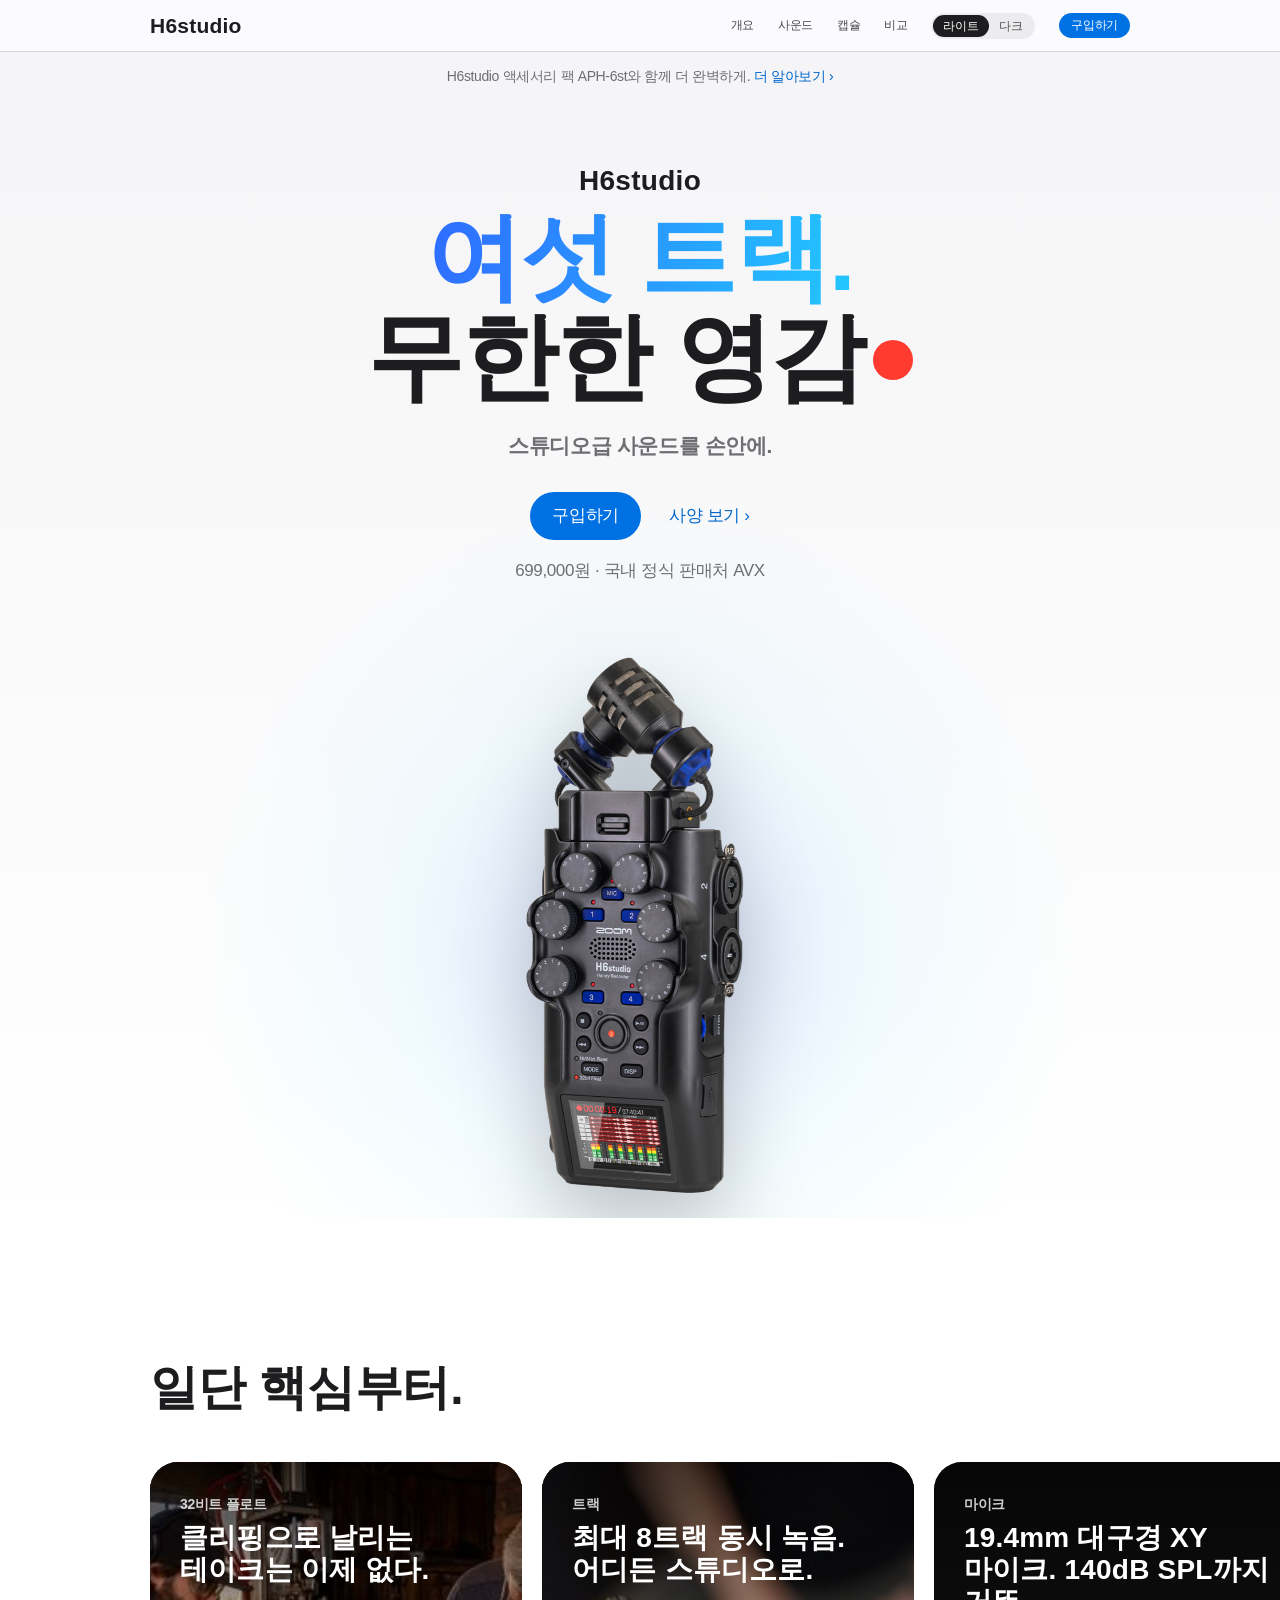
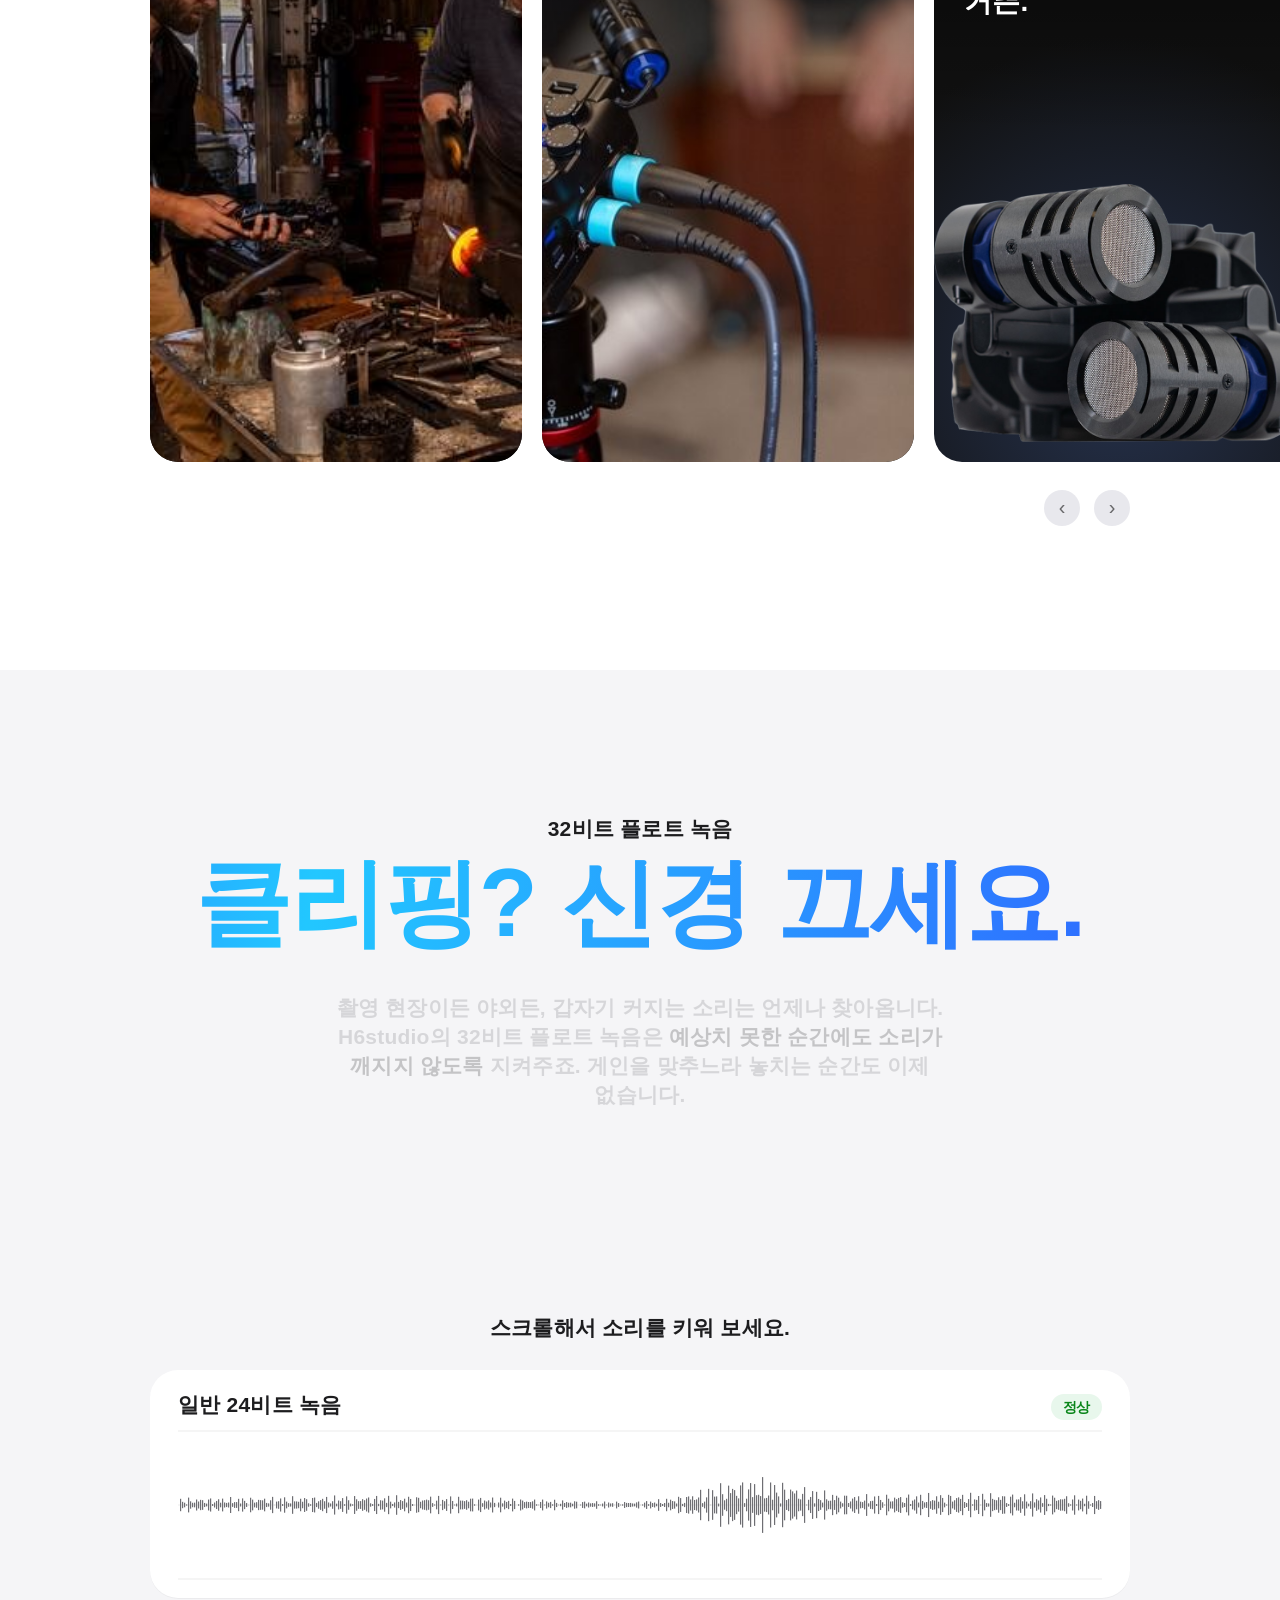
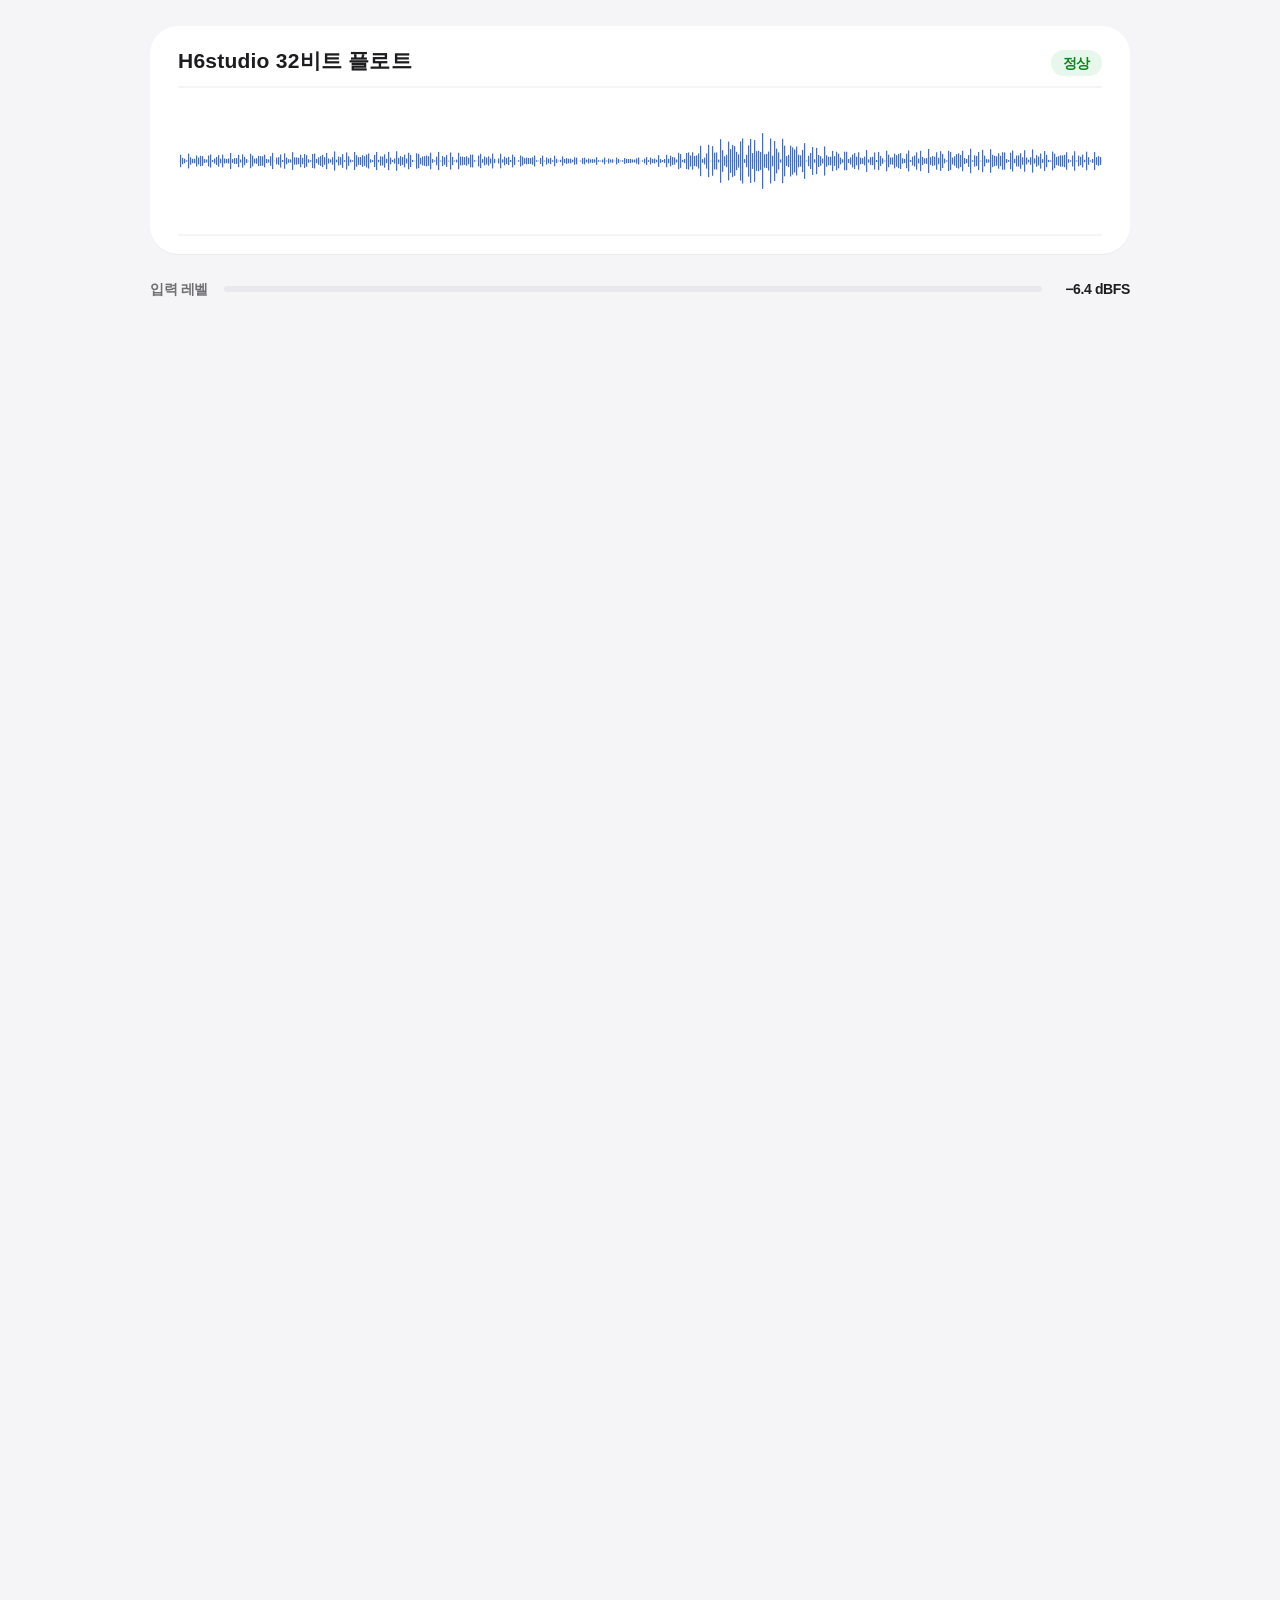
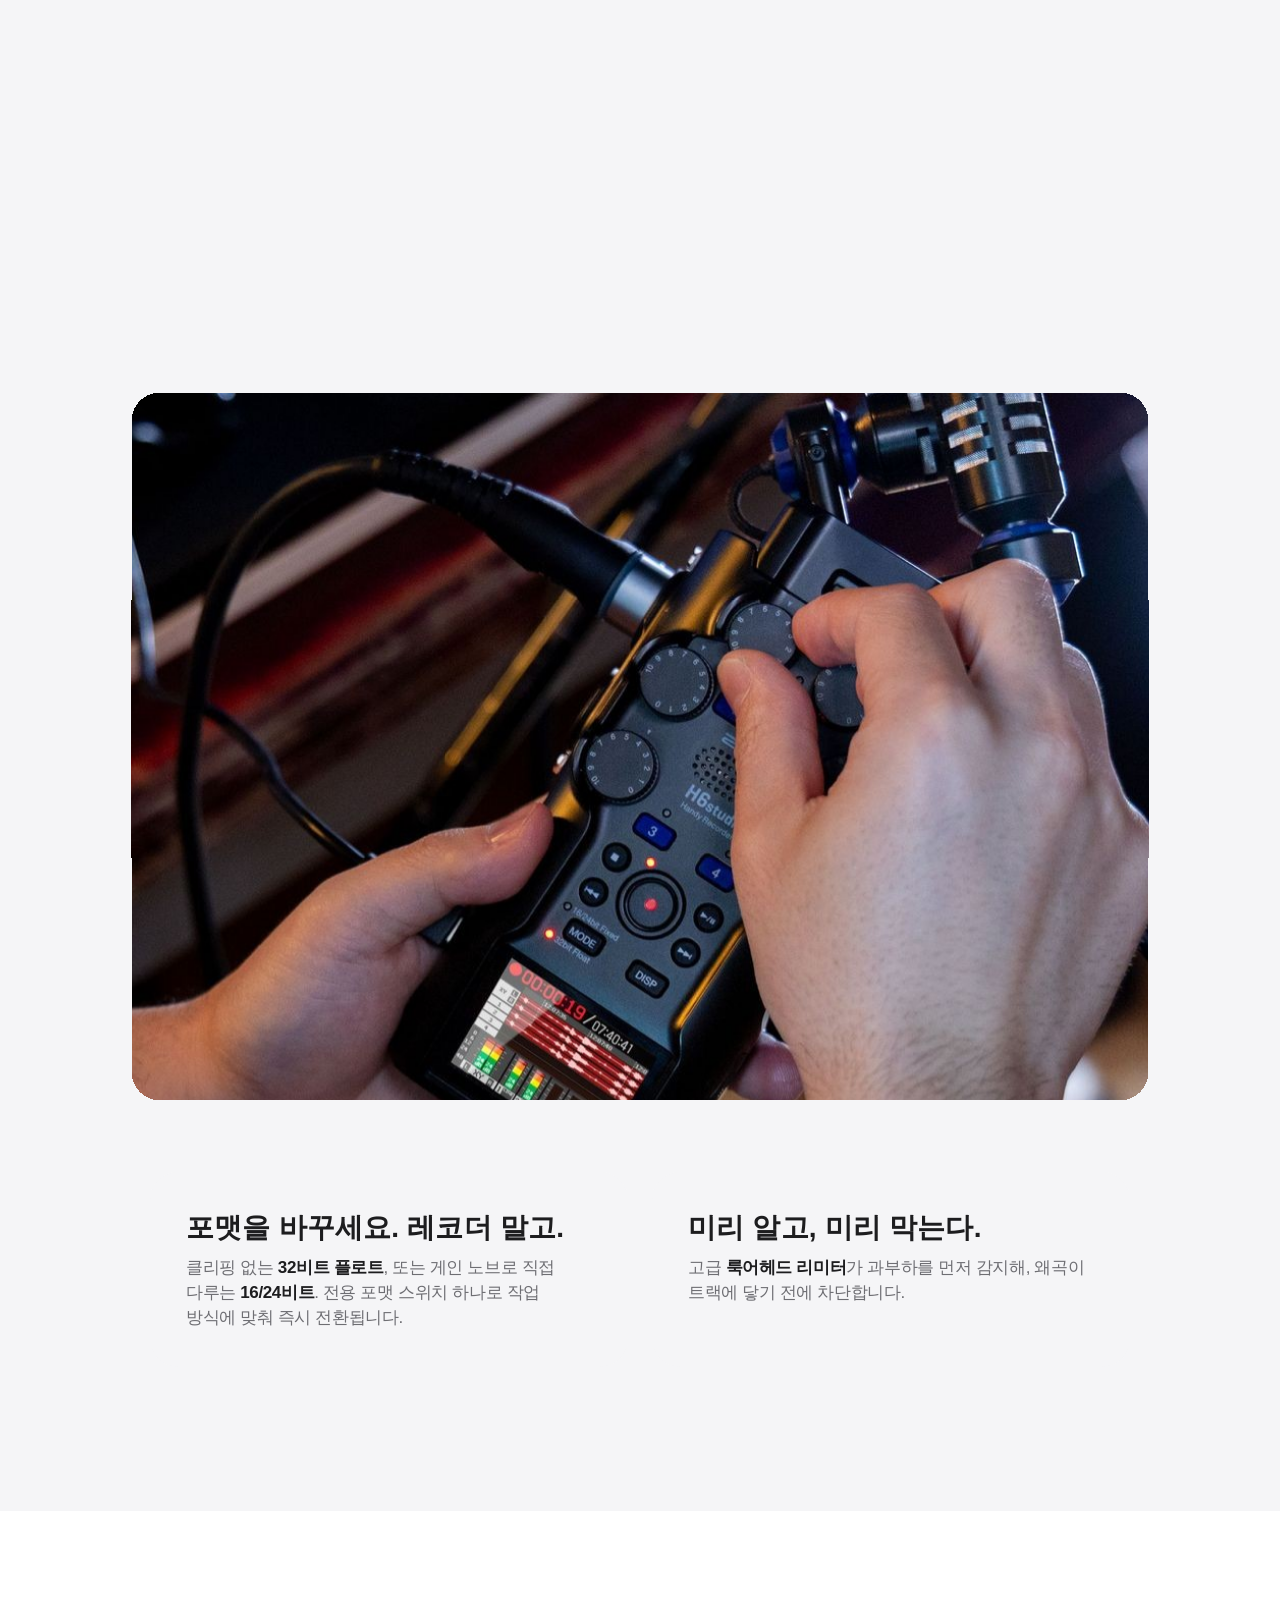
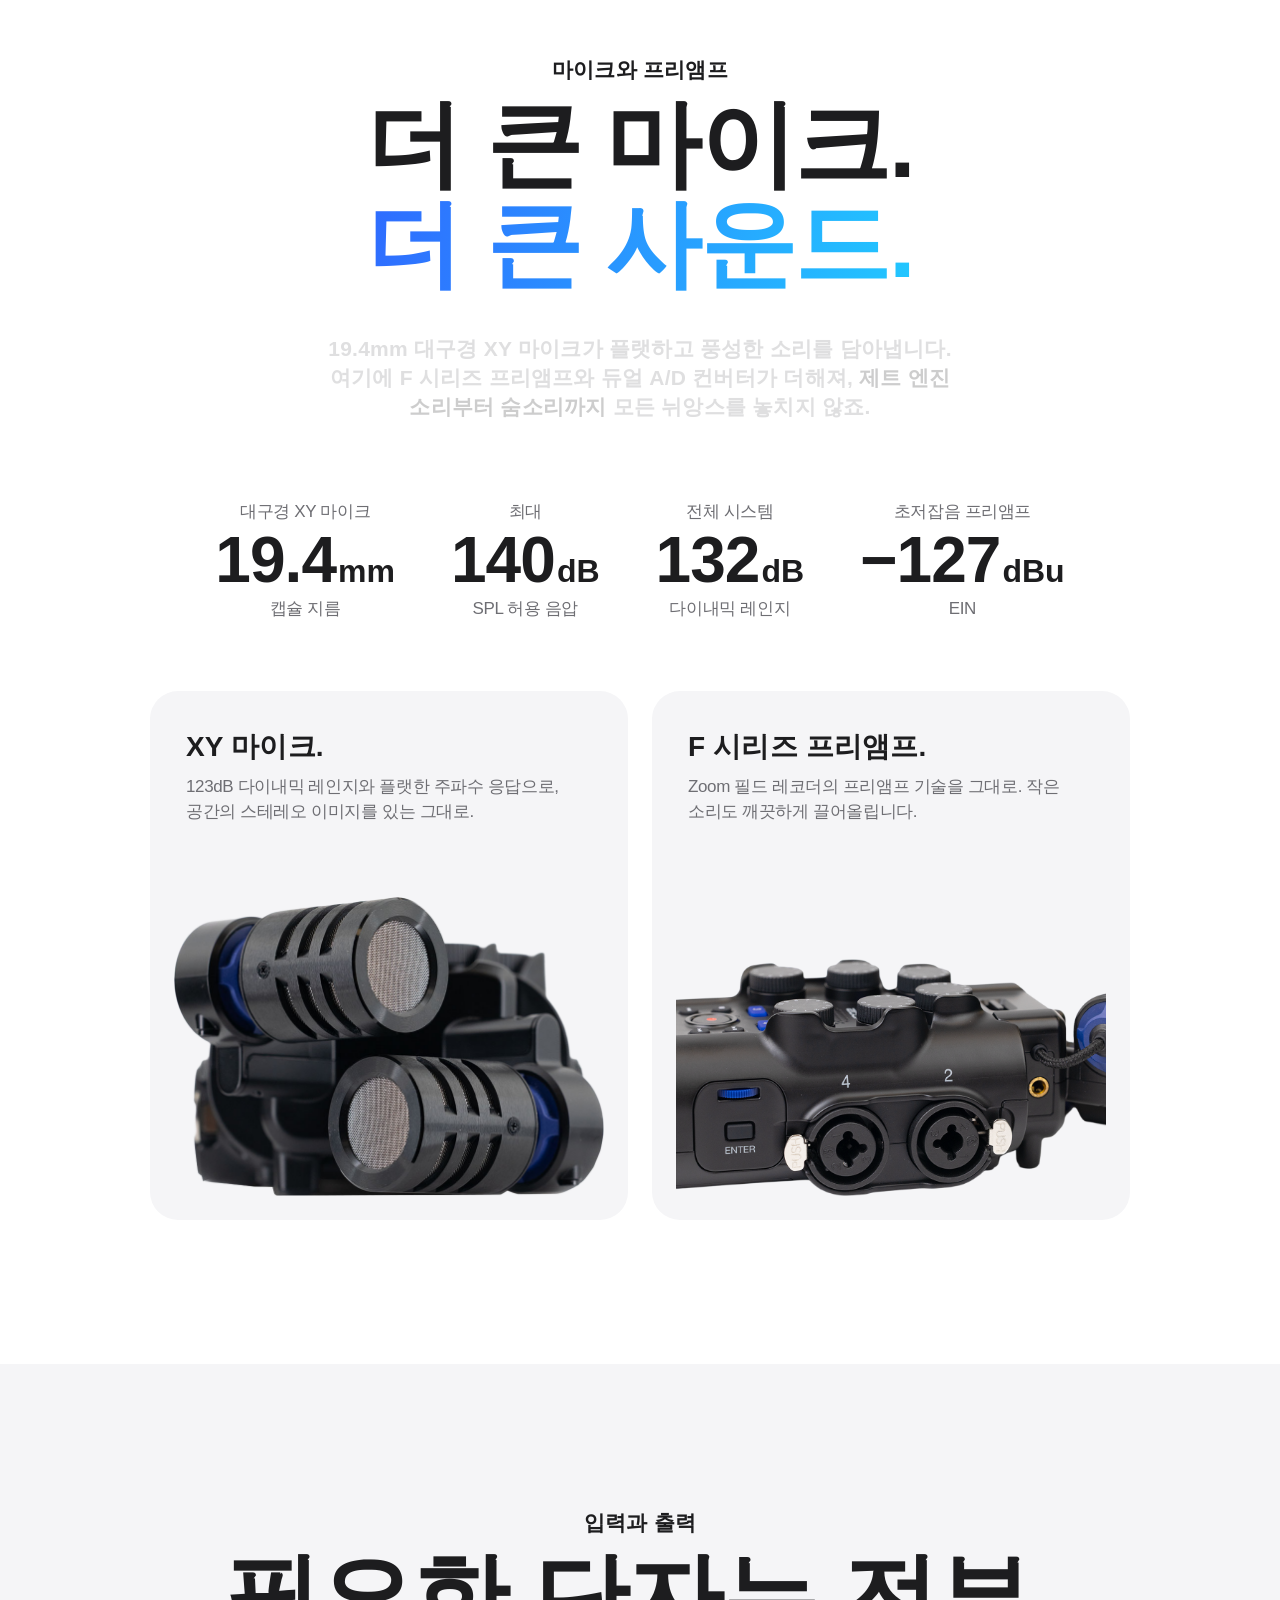
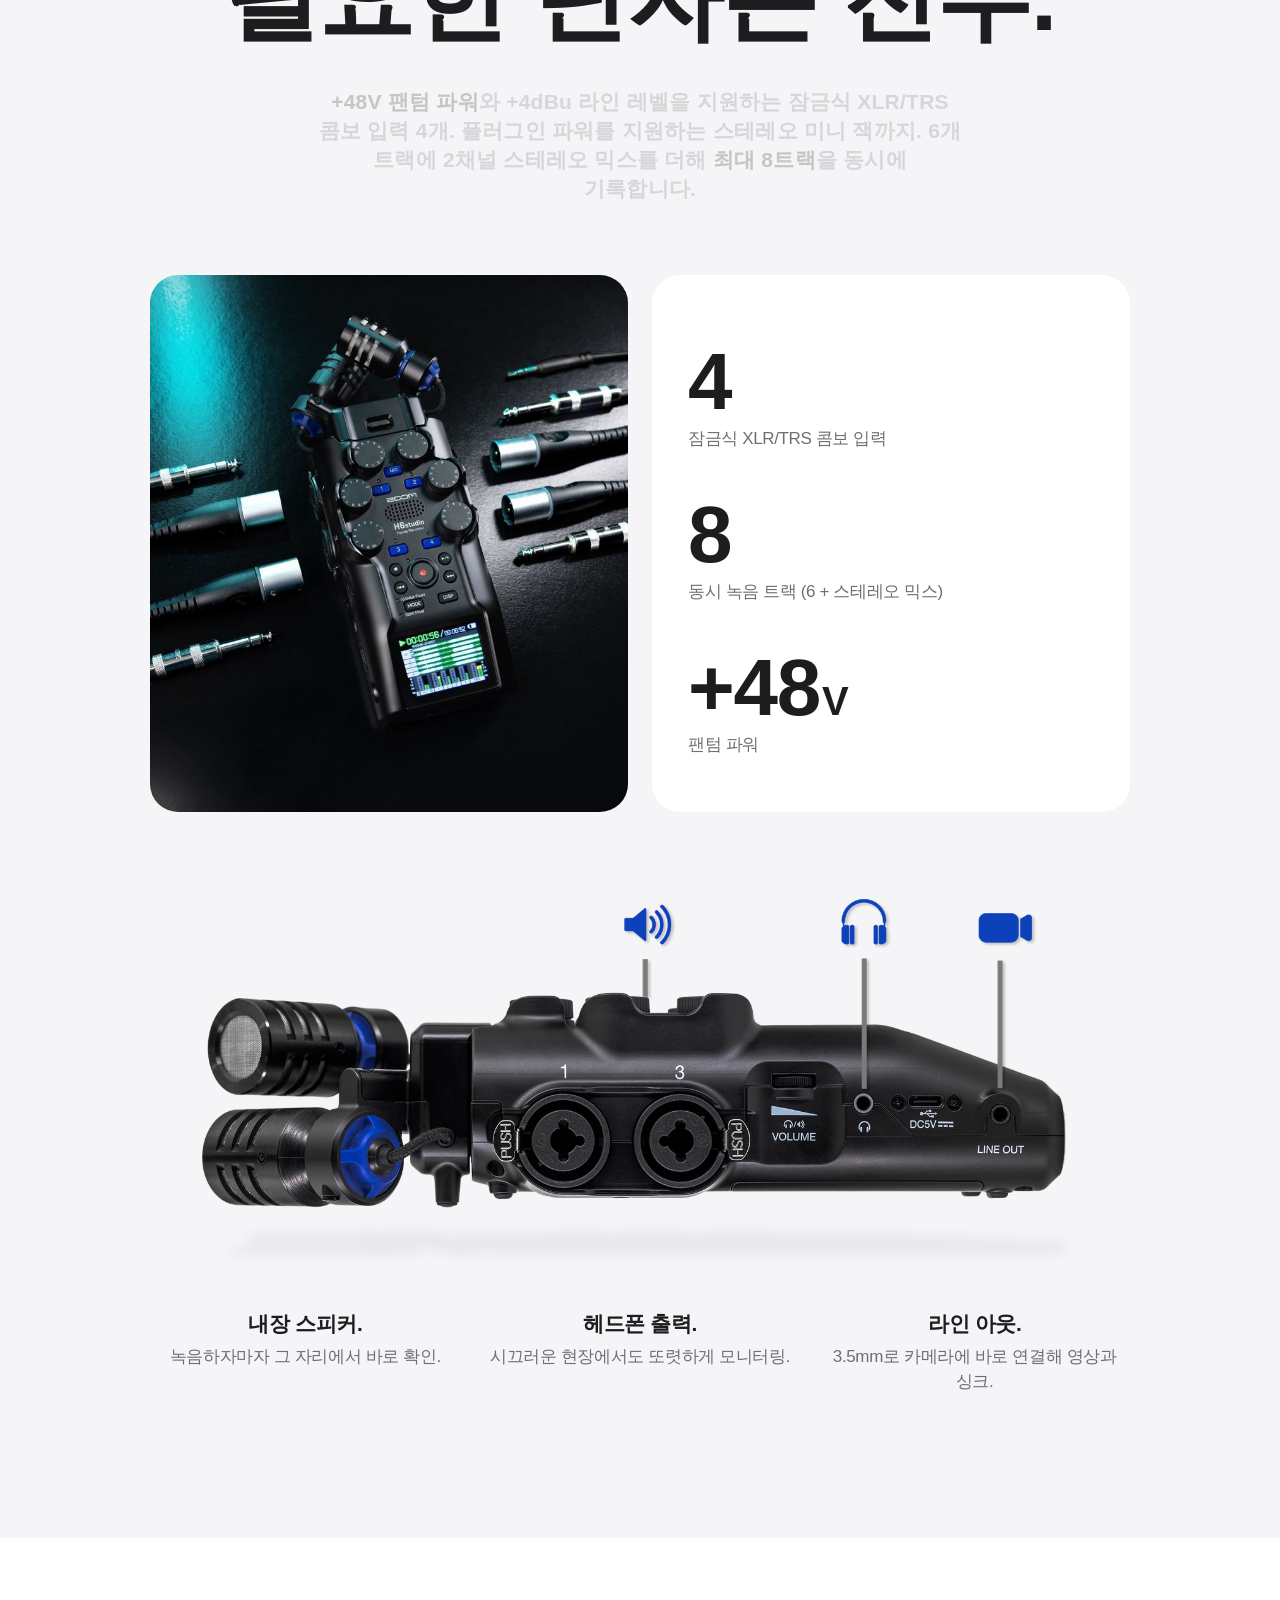
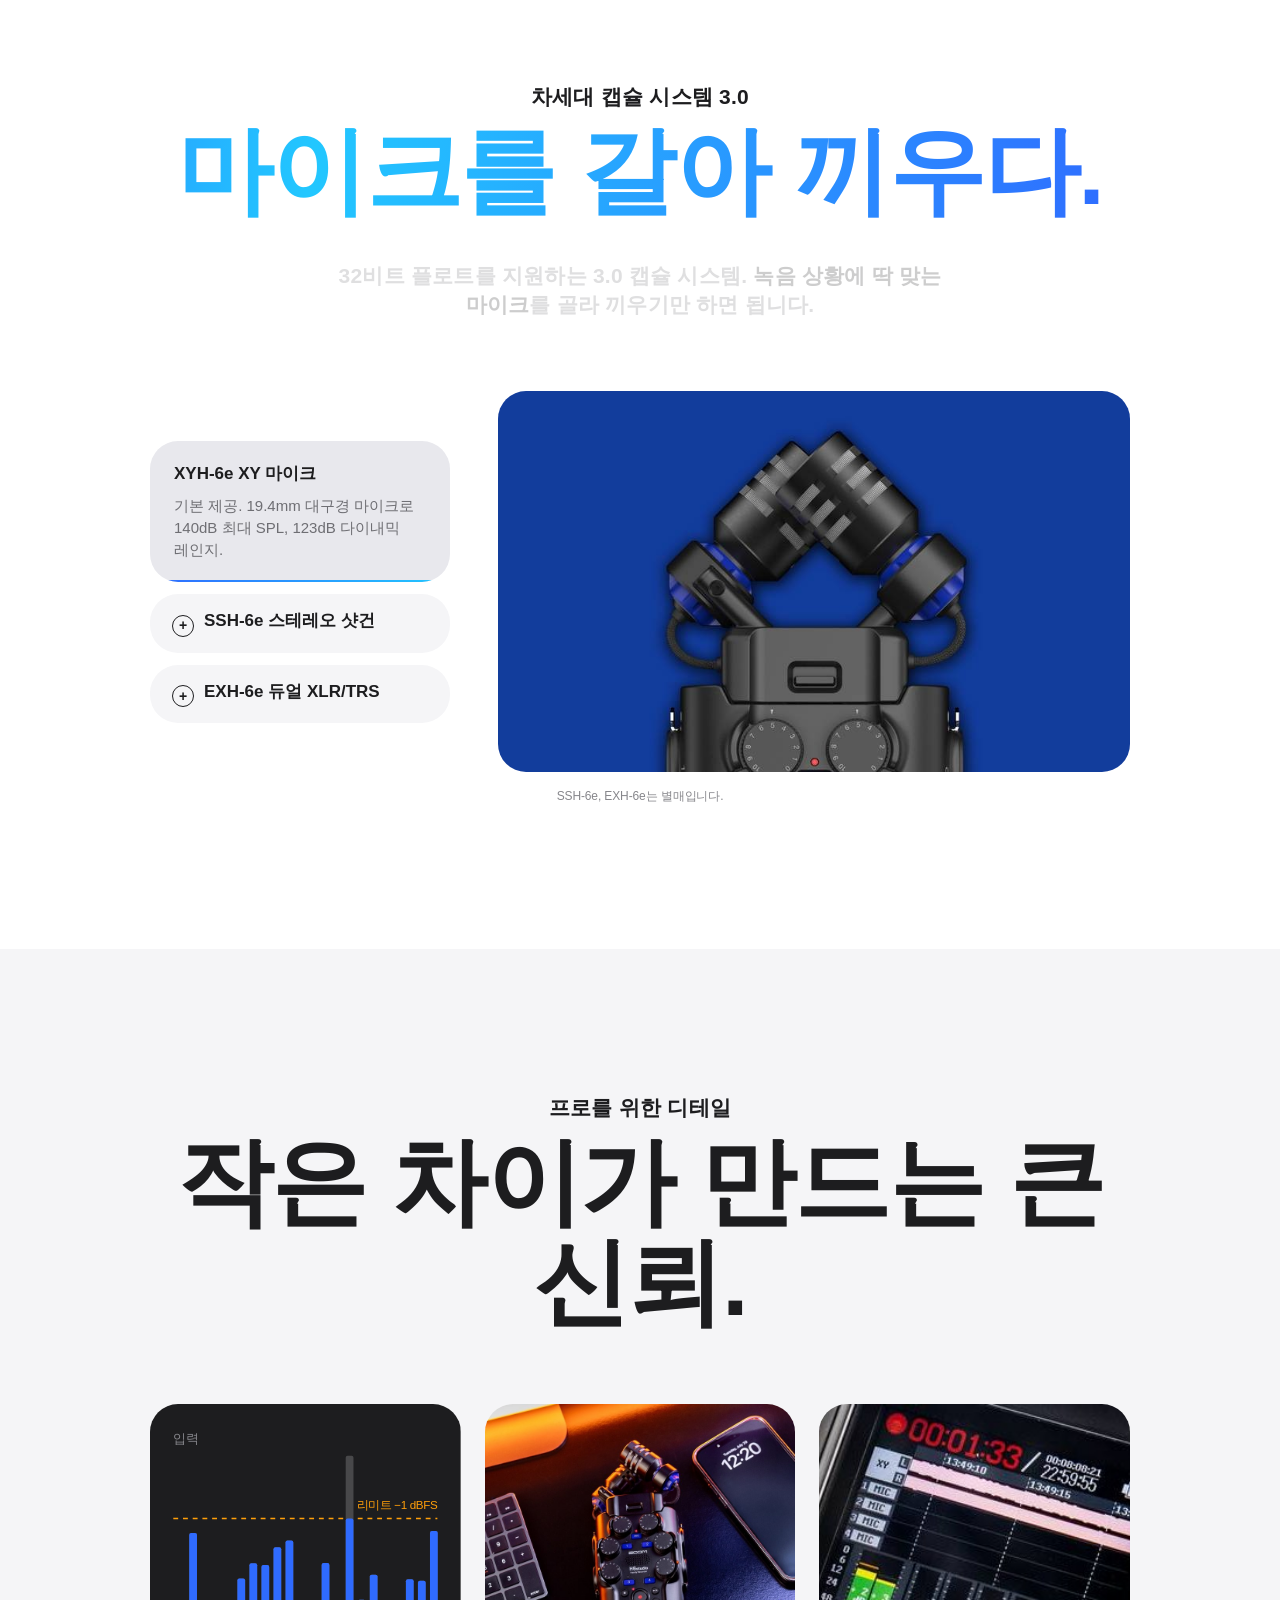
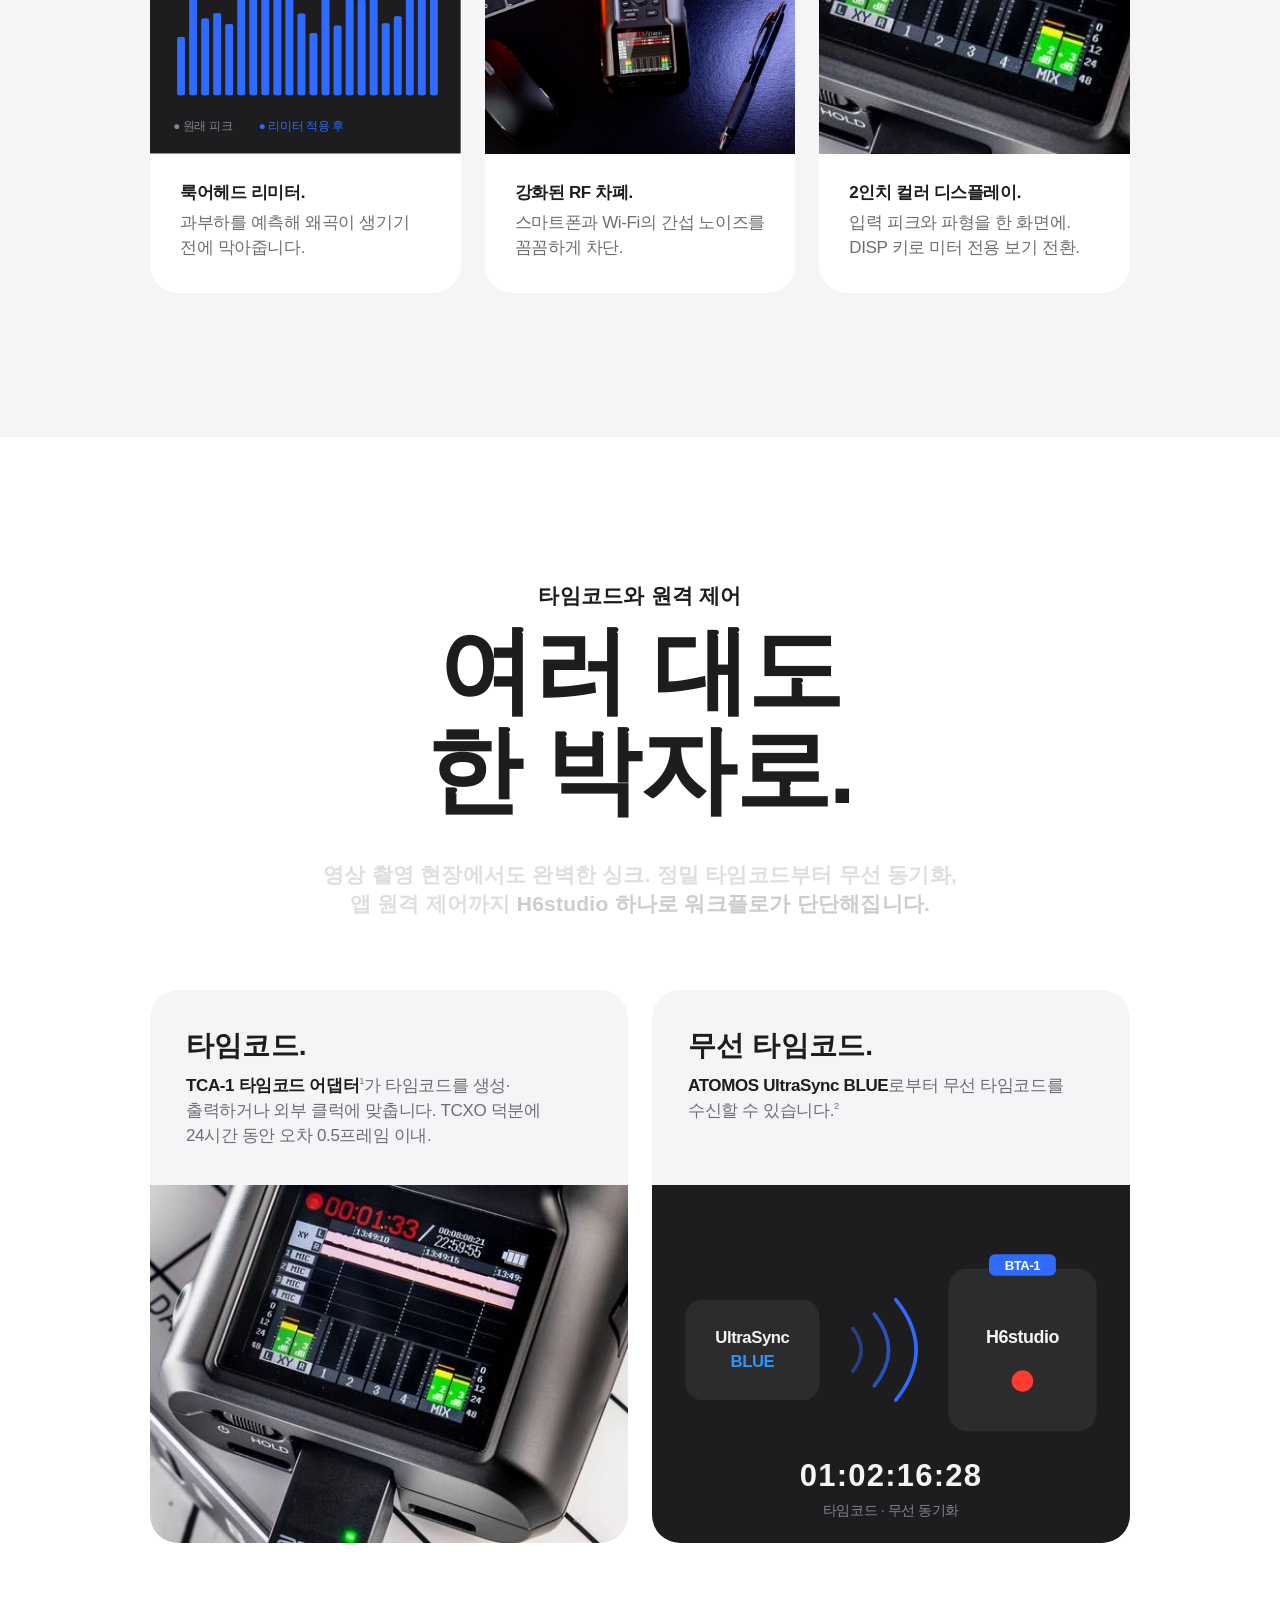
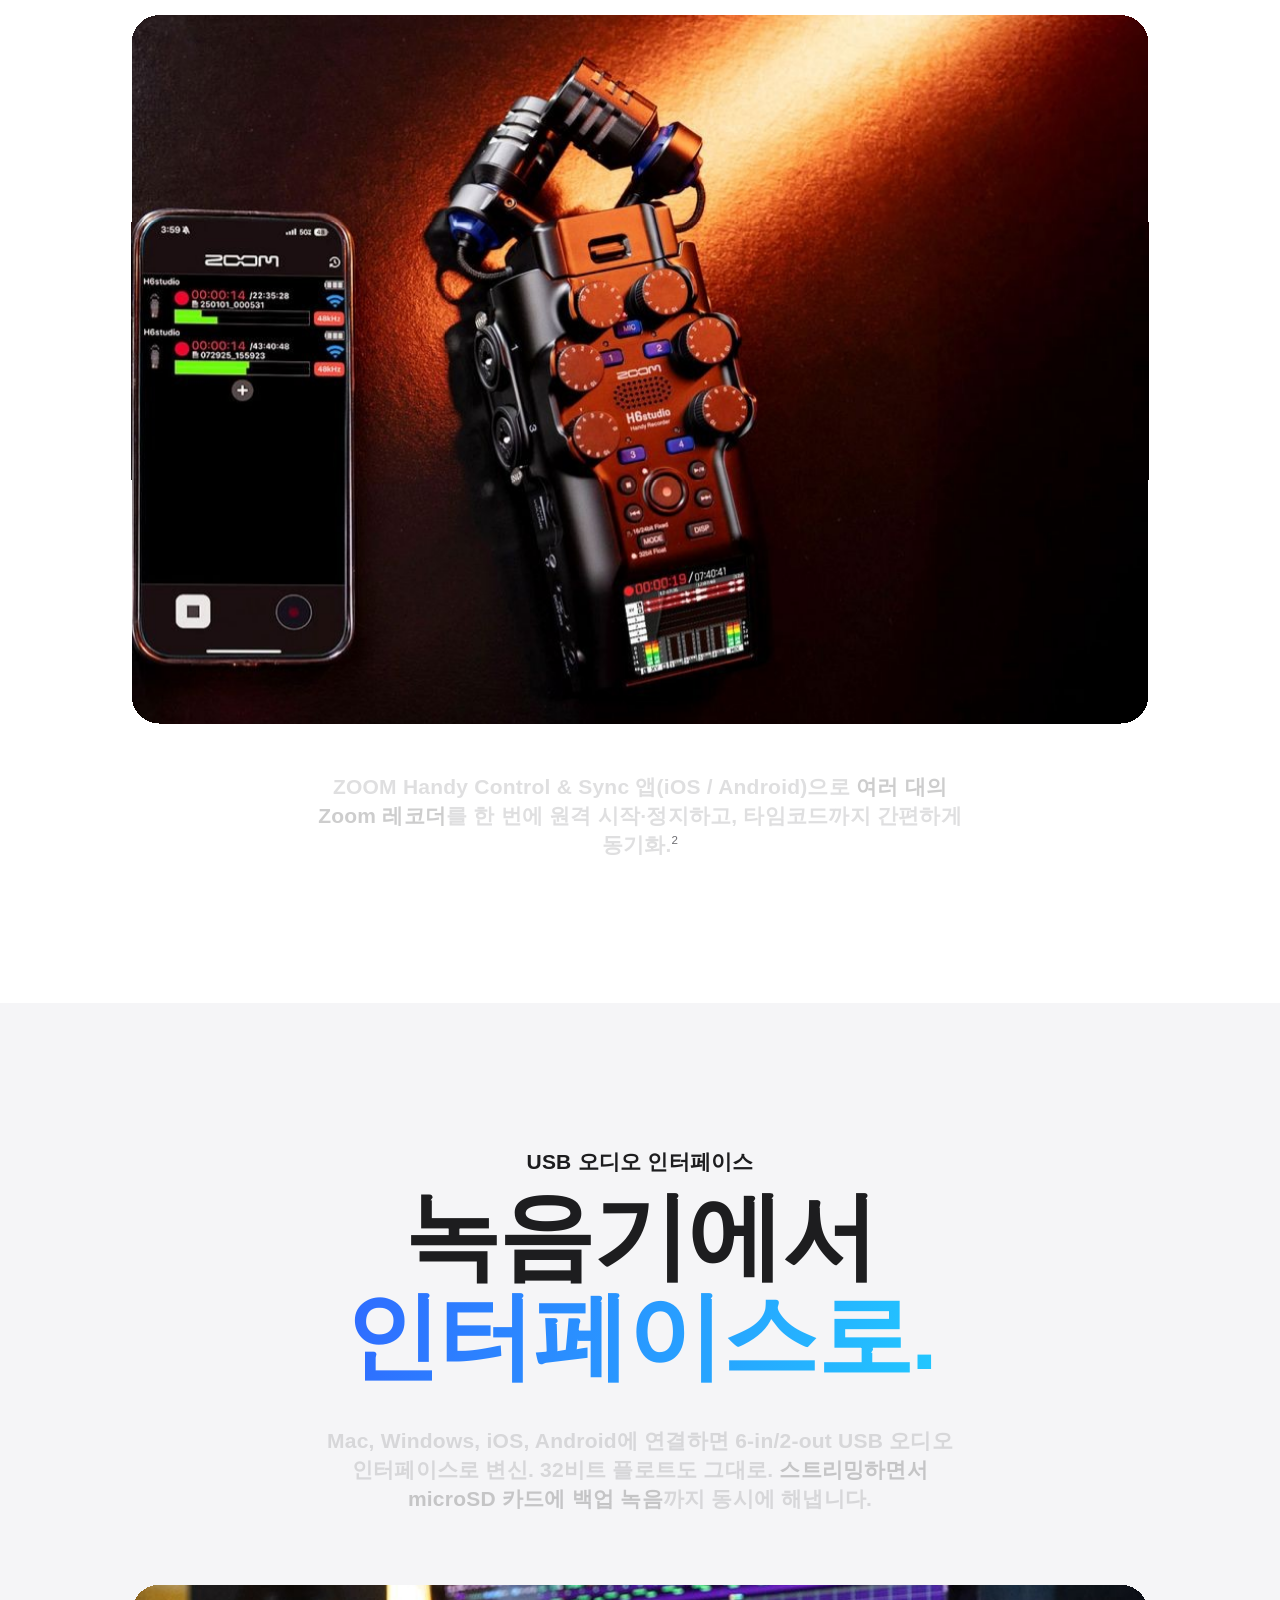
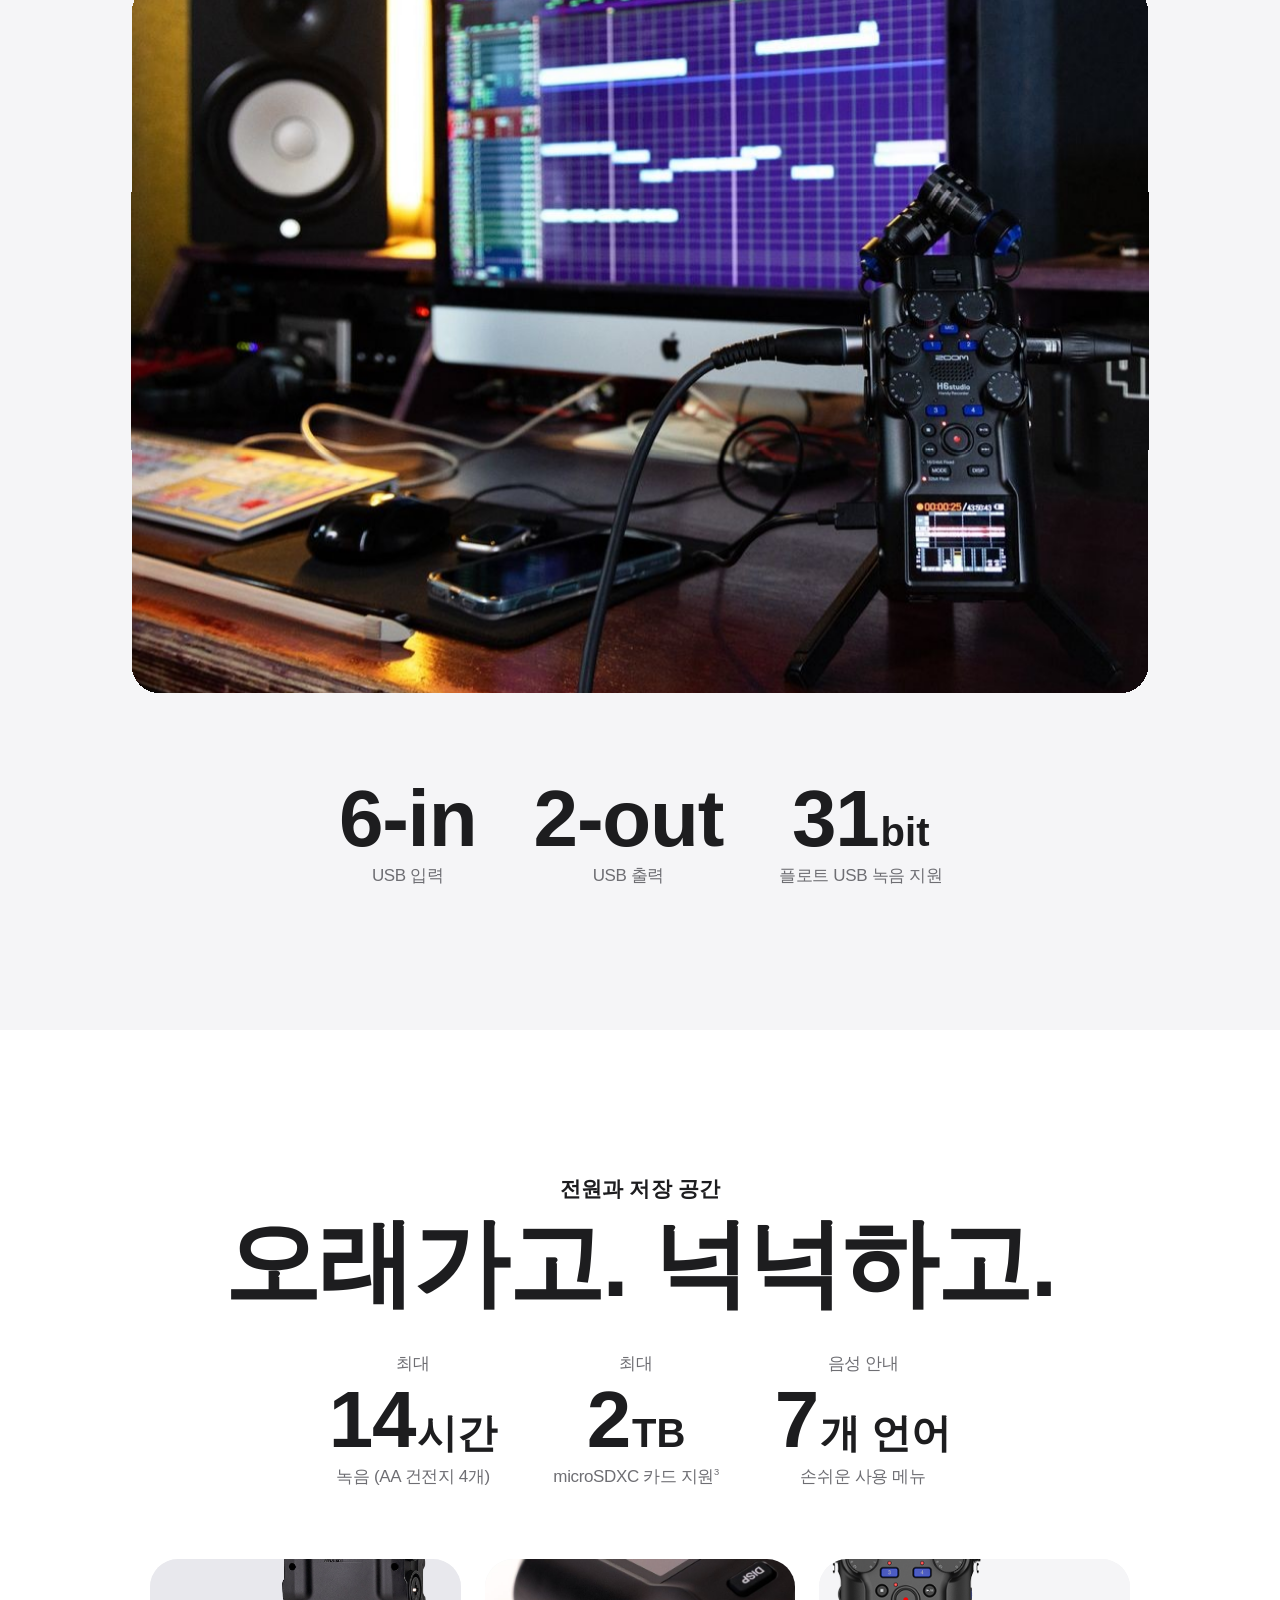
<file: h6studio-page/index.html>
<!doctype html>
<html lang="ko">
<head>
<meta charset="utf-8">
<meta name="viewport" content="width=device-width, initial-scale=1">
<title>H6studio - ZOOM</title>
<meta name="description" content="새롭게 선보이는 H6studio. 6트랙 녹음, 대구경 XY 마이크, 32비트 플로트, F 시리즈 프리앰프까지.">
<link rel="stylesheet" href="design-tokens.css">
<style>
  :root {
    --accent-a: #2f6bff;
    --accent-b: #22c7ff;
    --rec: #ff3b30;
    --dark-bg: #000;
    --dark-card: #1d1d1f;
    --dark-text: #f5f5f7;
    --dark-text-2: #86868b;
  }
  * { box-sizing: border-box; margin: 0; padding: 0; }
  html { overflow-x: clip; scroll-behavior: smooth; }
  body { font: var(--t-body); color: var(--c-text); background: var(--c-bg); letter-spacing: -0.022em; -webkit-font-smoothing: antialiased; word-break: keep-all; }
  img { display: block; max-width: 100%; }
  a { color: var(--c-link); text-decoration: none; }
  a:hover { text-decoration: underline; }
  sup { font-size: .55em; vertical-align: super; line-height: 0; font-weight: 400; }
  .wrap { width: min(var(--content-width), calc(100% - 64px)); margin: 0 auto; }
  .wide { width: min(var(--content-width-wide), calc(100% - 40px)); margin: 0 auto; }
  .center { text-align: center; }
  .centered { margin-left: auto; margin-right: auto; text-align: center; }

  /* ── 다크 섹션 ── */
  .dark { background: var(--dark-bg); color: var(--dark-text); }
  .dark .intro { color: var(--dark-text-2); }
  .dark .intro strong { color: var(--dark-text); }
  .dark a { color: #2997ff; }
  .alt { background: var(--c-bg-alt); }

  /* ── 로컬 내비 (다크) ── */
  .localnav { position: sticky; top: 0; z-index: 20; height: 52px; background: rgba(22,22,23,.8); backdrop-filter: saturate(180%) blur(20px); -webkit-backdrop-filter: saturate(180%) blur(20px); border-bottom: 1px solid rgba(255,255,255,.12); color: var(--dark-text); }
  .localnav .wrap { display: flex; align-items: center; justify-content: space-between; height: 100%; }
  .localnav strong { font: 600 21px/1 var(--font-display); letter-spacing: .011em; }
  .localnav nav { display: flex; gap: 24px; align-items: center; font-size: 12px; }
  .localnav nav a { color: var(--dark-text); opacity: .8; }
  .localnav nav a:hover { opacity: 1; text-decoration: none; }
  .localnav nav a.btn { opacity: 1; }

  .btn { display: inline-block; background: var(--c-button); color: #fff !important; border-radius: var(--radius-pill); padding: 4px 12px; font: 400 12px/1.4 var(--font-text); transition: background .2s; }
  .btn:hover { background: #0076df; text-decoration: none; }
  .btn-lg { padding: 12px 22px; font-size: 17px; }
  .link-arrow::after { content: " ›"; }
  .ctas { display: flex; gap: 28px; justify-content: center; align-items: center; flex-wrap: wrap; }

  .ribbon { background: #1d1d1f; color: var(--dark-text-2); text-align: center; padding: 14px 20px; font-size: 14px; }
  .ribbon a { color: #2997ff; }

  /* ── 섹션 공통 ── */
  section { padding: var(--section-padding) 0; }
  .eyebrow { font: var(--t-intro); letter-spacing: .011em; margin-bottom: 10px; }
  .headline { font: var(--t-headline-xl); letter-spacing: -0.015em; margin-bottom: 40px; }
  .section-header { font: var(--t-section); letter-spacing: -0.003em; margin-bottom: 48px; }
  .intro { font: var(--t-intro); letter-spacing: .011em; color: var(--c-text-secondary); max-width: 66%; }
  .intro strong { color: var(--c-text); font-weight: 600; }
  .fn { font: 400 12px/1.4 var(--font-text); color: var(--c-text-tertiary); margin-top: 16px; letter-spacing: -0.01em; }

  .gt { background: linear-gradient(100deg, var(--accent-a), var(--accent-b)); -webkit-background-clip: text; background-clip: text; color: transparent; }

  /* ── 히어로 ── */
  .hero { padding: 64px 0 0; text-align: center; overflow: hidden; position: relative; }
  .hero::before { content: ""; position: absolute; left: 50%; top: 52%; width: 900px; height: 900px; transform: translate(-50%, -20%); background: radial-gradient(closest-side, rgba(47,107,255,.35), rgba(34,199,255,.08) 55%, transparent); pointer-events: none; }
  .hero .eyebrow { font: var(--t-card); color: var(--dark-text); position: relative; }
  .hero .headline { font-size: 96px; margin: 10px 0 24px; position: relative; }
  .hero .sub { font: var(--t-intro); color: var(--dark-text-2); margin-bottom: 32px; position: relative; }
  .hero .price { color: var(--dark-text-2); font-size: 17px; margin-top: 18px; position: relative; }
  .hero-device { width: min(440px, 72vw); margin: 56px auto 0; position: relative; filter: drop-shadow(0 40px 60px rgba(0,0,0,.6)); }

  /* ── 하이라이트 갤러리 ── */
  .gallery { display: flex; gap: 20px; overflow-x: auto; scroll-snap-type: x mandatory; padding: 0 max(20px, calc((100% - var(--content-width)) / 2)) 8px; scrollbar-width: none; }
  .gallery::-webkit-scrollbar { display: none; }
  .media-card { position: relative; flex: 0 0 min(372px, 82vw); height: 600px; border-radius: var(--radius-card); overflow: hidden; scroll-snap-align: center; color: #fff; background: #111; }
  .media-card img { position: absolute; inset: 0; width: 100%; height: 100%; object-fit: cover; transition: transform 1.2s var(--ease-apple); }
  .media-card:hover img { transform: scale(1.04); }
  .media-card::after { content: ""; position: absolute; inset: 0; background: linear-gradient(180deg, rgba(0,0,0,.65) 0%, rgba(0,0,0,0) 45%); }
  .media-card .cap { position: absolute; z-index: 1; top: 32px; left: 30px; right: 30px; }
  .media-card .tag { display: block; font: var(--t-caption); opacity: .8; margin-bottom: 8px; }
  .media-card p { font: var(--t-card); letter-spacing: .007em; }
  .paddles { display: flex; justify-content: flex-end; gap: 14px; margin-top: 20px; }
  .paddles button { width: 36px; height: 36px; border-radius: 50%; border: 0; background: var(--c-fill-tertiary); color: rgba(0,0,0,.56); font-size: 20px; cursor: pointer; transition: background .2s; }
  .paddles button:hover { background: #dfdfe4; }

  /* ── 미디어 블록 ── */
  .media { border-radius: var(--radius-card); overflow: hidden; margin-top: 72px; }
  .media img { width: 100%; height: 100%; object-fit: cover; }
  .media.full { border-radius: 0; margin-top: 80px; }

  /* ── stat ── */
  .stats { display: flex; justify-content: center; gap: 56px; margin-top: 80px; flex-wrap: wrap; }
  .stat { text-align: center; min-width: 140px; }
  .stat .cap { display: block; font: 400 17px/1.24 var(--font-text); color: var(--c-text-secondary); }
  .dark .stat .cap { color: var(--dark-text-2); }
  .stat .val { display: block; font: var(--t-stat); letter-spacing: -0.015em; margin: 6px 0; }
  .stat .val small { font-size: .5em; letter-spacing: 0; margin-left: 2px; }

  /* ── 2열 스플릿 ── */
  .split { display: grid; grid-template-columns: 1fr 1fr; gap: 24px; margin-top: 72px; }
  .split-card { border-radius: var(--radius-card); overflow: hidden; background: var(--c-bg-alt); display: flex; flex-direction: column; }
  .dark .split-card { background: var(--dark-card); }
  .split-card .txt { padding: 40px 36px 36px; }
  .split-card h3 { font: var(--t-card); letter-spacing: .007em; margin-bottom: 12px; }
  .split-card p { color: var(--c-text-secondary); font-size: 17px; line-height: 1.47; }
  .dark .split-card p { color: var(--dark-text-2); }
  .split-card p strong { color: var(--c-text); font-weight: 600; }
  .dark .split-card p strong { color: var(--dark-text); }
  .split-card img { width: 100%; aspect-ratio: 4/3; object-fit: cover; margin-top: auto; }

  /* ── 캡션 타일 ── */
  .tiles { display: grid; grid-template-columns: repeat(3, 1fr); gap: 24px; margin-top: 72px; }
  .tile { border-radius: var(--radius-card); overflow: hidden; background: var(--c-bg-alt); display: flex; flex-direction: column; }
  .dark .tile { background: var(--dark-card); }
  .alt .tile { background: #fff; }
  .tile img { width: 100%; aspect-ratio: 8/9; object-fit: cover; }
  .tile .txt { padding: 28px 30px 32px; }
  .tile h3 { font: 600 17px/1.24 var(--font-text); margin-bottom: 8px; }
  .tile p { color: var(--c-text-secondary); font-size: 17px; line-height: 1.47; }
  .dark .tile p { color: var(--dark-text-2); }
  .tile.text-only { justify-content: flex-end; min-height: 260px; padding: 0; }
  .tile .icon { font: 600 40px/1 var(--font-display); margin: 36px 30px 0; }

  /* ── 입출력 ── */
  .io-outputs { margin-top: 72px; }
  .io-outputs img { width: 100%; }
  .io-labels { display: grid; grid-template-columns: repeat(3, 1fr); gap: 24px; margin-top: 40px; text-align: center; }
  .io-labels h3 { font: 600 21px/1.2 var(--font-display); margin-bottom: 8px; }
  .io-labels p { color: var(--c-text-secondary); font-size: 17px; }

  /* ── 캡슐 뷰어 ── */
  .viewer { display: grid; grid-template-columns: 300px 1fr; gap: 48px; align-items: center; margin-top: 72px; }
  .viewer-nav { display: flex; flex-direction: column; gap: 12px; }
  .viewer-btn { text-align: left; border: 0; cursor: pointer; border-radius: 28px; padding: 16px 22px; background: rgba(255,255,255,.08); color: var(--dark-text); font: 600 17px/1.3 var(--font-text); transition: background .4s var(--ease-apple), padding .4s var(--ease-apple); }
  .viewer-btn:hover { background: rgba(255,255,255,.14); }
  .viewer-btn .plus { display: inline-grid; place-items: center; width: 22px; height: 22px; border-radius: 50%; border: 1.5px solid currentColor; font-size: 14px; margin-right: 10px; vertical-align: -4px; }
  .viewer-btn .desc { display: none; font: 400 15px/1.45 var(--font-text); color: var(--dark-text-2); margin-top: 10px; }
  .viewer-btn[aria-pressed="true"] { background: rgba(255,255,255,.16); padding: 22px 24px; }
  .viewer-btn[aria-pressed="true"] .plus { display: none; }
  .viewer-btn[aria-pressed="true"] .desc { display: block; }
  .viewer-stage { border-radius: var(--radius-card); overflow: hidden; background: #111; aspect-ratio: 800/482; position: relative; }
  .viewer-stage img { position: absolute; inset: 0; width: 100%; height: 100%; object-fit: cover; opacity: 0; transform: scale(1.03); transition: opacity .7s var(--ease-apple), transform .9s var(--ease-apple); }
  .viewer-stage img.on { opacity: 1; transform: none; }

  /* ── 갤러리 (이미지) ── */
  .photo-gallery .media-card { flex-basis: min(640px, 86vw); height: auto; aspect-ratio: 800/482; }
  .photo-gallery .media-card::after { display: none; }

  /* ── 비교 ── */
  .compare { display: grid; grid-template-columns: repeat(3, 1fr); gap: 24px; }
  .compare-card { background: #fff; border-radius: var(--radius-card); padding: 40px 28px 32px; text-align: center; display: flex; flex-direction: column; }
  .compare-card .thumb { height: 180px; display: grid; place-items: center; }
  .compare-card .thumb img { max-height: 180px; width: auto; }
  .compare-card .now { font: 600 12px/1 var(--font-text); color: var(--c-badge-new); margin-top: 24px; min-height: 12px; }
  .compare-card h3 { font: var(--t-card); margin: 8px 0 6px; }
  .compare-card .tagline { color: var(--c-text-secondary); }
  .compare-card .ctas { margin-top: 20px; gap: 18px; font-size: 14px; }
  .compare-card ul { list-style: none; margin-top: 28px; border-top: 1px solid var(--c-divider); }
  .compare-card li { padding: 18px 0; border-bottom: 1px solid var(--c-divider); font: 400 14px/1.4 var(--font-text); color: var(--c-text-secondary); }
  .compare-card li b { display: block; font: 600 21px/1.2 var(--font-display); color: var(--c-text); margin-bottom: 4px; }
  .compare-card li.na b { color: var(--c-text-tertiary); }

  /* ── 아웃트로 ── */
  .outro { position: relative; padding: 0; min-height: 86vh; display: grid; align-items: start; overflow: hidden; color: #fff; }
  .outro img { position: absolute; inset: 0; width: 100%; height: 100%; object-fit: cover; object-position: 70% 40%; }
  .outro::after { content: ""; position: absolute; inset: 0; background: linear-gradient(180deg, rgba(0,0,0,.7), rgba(0,0,0,.1) 55%); }
  .outro .wrap { position: relative; z-index: 1; padding: 96px 0; }
  .outro .ctas { justify-content: flex-start; }
  .outro .headline { font-size: 64px; line-height: 1.08; }
  #sound .stat .val { font-size: 64px; }
  @media (max-width: 734px) { #sound .stat .val { font-size: 48px; } .outro .headline { font-size: 44px; } }
  .outro .headline { margin-bottom: 32px; }

  footer { background: var(--c-bg-alt); color: var(--c-text-secondary); font-size: 12px; line-height: 1.5; padding: 32px 0 48px; }
  footer ol { padding-left: 16px; margin-bottom: 16px; }
  footer li { margin-bottom: 6px; }
  footer .disclaimer { border-top: 1px solid var(--c-divider); padding-top: 16px; }

  /* ── 모션 ── */
  .reveal { opacity: 0; transform: translateY(40px); transition: opacity 1s var(--ease-apple), transform 1s var(--ease-apple); }
  .reveal.in { opacity: 1; transform: none; }
  .stagger > .reveal:nth-child(2) { transition-delay: .12s; }
  .stagger > .reveal:nth-child(3) { transition-delay: .24s; }
  .stagger > .reveal:nth-child(4) { transition-delay: .36s; }
  .gradient-text { background: linear-gradient(100deg, currentColor 0 38%, var(--accent-a) 55%, var(--accent-b) 72%, var(--accent-a) 100%) 0 0 / 300% 100%; -webkit-background-clip: text; background-clip: text; -webkit-text-fill-color: transparent; transition: background-position 2.2s var(--ease-out); }
  .gradient-text.in { background-position: 100% 0; }
  .hero-device { animation: rise 1.6s var(--ease-apple) .2s both; }
  @keyframes rise { from { opacity: 0; transform: translateY(80px) scale(.96); } to { opacity: 1; transform: none; } }
  .rec-dot { display: inline-block; width: .42em; height: .42em; border-radius: 50%; background: var(--rec); margin-left: .08em; vertical-align: .1em; animation: blink 1.6s ease-in-out infinite; }
  @keyframes blink { 50% { opacity: .25; } }


  /* ── 스크롤 연동 모션 ── */
  .hero-copy { will-change: transform, opacity; }
  .hero-device { will-change: transform; }
  .headline { transition: filter 1.1s var(--ease-apple), opacity 1.1s var(--ease-apple), transform 1.1s var(--ease-apple); }
  .headline.reveal { filter: blur(10px); }
  .headline.reveal.in { filter: none; }

  .media[data-expand] { clip-path: inset(0 var(--inset, 9%) round var(--radius-card)); border-radius: 0; will-change: clip-path; }
  .media[data-expand] img { transform: scale(var(--zoom, 1.15)); will-change: transform; }

  .scrub .w { color: inherit; opacity: var(--dim, .22); transition: opacity .35s linear; }
  .scrub .w.lit { opacity: 1; }
  .dark .scrub, .scrub { --dim: .22; }

  .stat .val { font-variant-numeric: tabular-nums; }

  .outro img { will-change: transform; }
  .localnav { transition: background .4s; }

  /* 32비트 플로트 파형 데모 (sticky) */
  .wave-pin { height: 260vh; position: relative; margin-top: 72px; }
  .wave-stage { position: sticky; top: calc(env(safe-area-inset-top, 0px) + 52px); height: calc(100vh - 52px); display: flex; flex-direction: column; justify-content: center; gap: 28px; }
  .wave-row { background: #fff; border-radius: var(--radius-card); padding: 22px 28px 18px; box-shadow: 0 1px 0 rgba(0,0,0,.04); }
  .wave-head { display: flex; justify-content: space-between; align-items: baseline; gap: 16px; margin-bottom: 10px; }
  .wave-head h3 { font: 600 21px/1.2 var(--font-display); letter-spacing: .011em; }
  .wave-head .state { font: 600 14px/1 var(--font-text); padding: 6px 12px; border-radius: 999px; background: #e8f7ec; color: #0a861a; transition: background .3s, color .3s; white-space: nowrap; }
  .wave-head .state.bad { background: #ffe9e7; color: #d70015; }
  .wave-row canvas { width: 100%; height: 150px; display: block; }
  .wave-meter { display: flex; align-items: center; gap: 16px; font: 600 14px/1 var(--font-text); color: var(--c-text-secondary); }
  .wave-meter .bar { flex: 1; height: 6px; border-radius: 3px; background: var(--c-fill-tertiary); overflow: hidden; }
  .wave-meter .bar i { display: block; height: 100%; width: 0; background: linear-gradient(90deg, #30d158, #ffd60a 70%, #ff3b30); border-radius: 3px; }
  .wave-meter b { color: var(--c-text); min-width: 72px; text-align: right; font-variant-numeric: tabular-nums; }
  @media (max-width: 734px) { .wave-row canvas { height: 110px; } .wave-pin { height: 220vh; } .wave-head h3 { font-size: 17px; } }

  /* 캡슐 자동 전환 진행 표시 */
  .viewer-btn { position: relative; overflow: hidden; }
  .viewer-btn .prog { position: absolute; left: 0; bottom: 0; height: 2px; width: 0; background: linear-gradient(90deg, var(--accent-a), var(--accent-b)); }
  .viewer-btn[aria-pressed="true"] .prog.run { animation: prog 4.5s linear forwards; }
  @keyframes prog { to { width: 100%; } }


  /* ── 가격 ── */
  .compare-card .cprice { font: 600 17px/1.3 var(--font-text); margin-top: 10px; }

  /* ── 테마 토글 ── */
  .theme-switch { display: inline-flex; padding: 2px; border-radius: 999px; background: rgba(255,255,255,.14); }
  .theme-switch button { border: 0; background: none; color: inherit; font: 400 12px/1 var(--font-text); padding: 5px 10px; border-radius: 999px; cursor: pointer; opacity: .75; }
  .theme-switch button[aria-pressed="true"] { background: rgba(255,255,255,.9); color: #1d1d1f; opacity: 1; }
  .theme-switch button:focus-visible, .viewer-btn:focus-visible, .paddles button:focus-visible { outline: 2px solid var(--c-button); outline-offset: 2px; }

  /* ── 라이트 테마: 다크 섹션을 Apple식 흰색/회색 교차로 ── */
  body { --band: #161617; }
  body.theme-light { --band: #fbfbfd; }
  .theme-light .localnav { background: rgba(251,251,253,.8); color: var(--c-text); border-bottom-color: rgba(0,0,0,.16); }
  .theme-light .localnav nav a { color: var(--c-text); }
  .theme-light .theme-switch { background: rgba(0,0,0,.06); }
  .theme-light .theme-switch button[aria-pressed="true"] { background: #1d1d1f; color: #fff; }
  .theme-light .ribbon { background: var(--c-bg-alt); color: var(--c-text-secondary); }
  .theme-light .ribbon a { color: var(--c-link); }

  .theme-light .dark { color: var(--c-text); }
  .theme-light #hero { background: linear-gradient(180deg, #f5f5f7 0%, #fff 100%); }
  .theme-light #sound, .theme-light #capsules { background: #fff; }
  .theme-light #io, .theme-light #usb { background: var(--c-bg-alt); }
  .theme-light .dark .intro { color: var(--c-text-secondary); }
  .theme-light .dark .intro strong, .theme-light .dark .split-card p strong { color: var(--c-text); }
  .theme-light .dark a { color: var(--c-link); }
  .theme-light .dark .stat .cap { color: var(--c-text-secondary); }
  .theme-light .dark .split-card, .theme-light .dark .tile { background: var(--c-bg-alt); }
  .theme-light .dark .split-card p, .theme-light .dark .tile p { color: var(--c-text-secondary); }
  .theme-light #io .split-card, .theme-light #io .tile { background: #fff; }
  .theme-light .hero .eyebrow { color: var(--c-text); }
  .theme-light .hero .sub, .theme-light .hero .price { color: var(--c-text-secondary); }
  .theme-light .hero::before { background: radial-gradient(closest-side, rgba(47,107,255,.16), rgba(34,199,255,.05) 55%, transparent); }
  .theme-light .hero-device { filter: drop-shadow(0 36px 40px rgba(0,0,0,.22)); }
  .theme-light .viewer-btn { background: var(--c-bg-alt); color: var(--c-text); }
  .theme-light .viewer-btn:hover { background: var(--c-fill-tertiary); }
  .theme-light .viewer-btn[aria-pressed="true"] { background: var(--c-fill-tertiary); }
  .theme-light .viewer-btn .desc { color: var(--c-text-secondary); }
  .theme-light .viewer-stage { background: var(--c-bg-alt); }
  .theme-light .fn { color: var(--c-text-tertiary); }


  /* ── 이미지 보정 ── */
  .media-card.card-cutout { background: radial-gradient(120% 80% at 50% 85%, #26324d 0%, #111 70%); }
  .media-card.card-cutout img { object-fit: contain; object-position: 50% 88%; top: 30%; height: 70%; }
  /* 배터리 누끼: 본체 윗부분이 원본에서 잘려 있어 카드 위쪽 가장자리에 붙이고 글자는 아래로 */
  .media-card.card-light { color: var(--c-text); background: linear-gradient(180deg, #e9e9ee, #f7f7f9); }
  .media-card.card-light::after { display: none; }
  .media-card.card-light img { object-fit: contain; object-position: 50% 0; height: 74%; }
  .media-card.card-light .cap { top: auto; bottom: 30px; }
  .tile-cut-top img { object-fit: contain; object-position: 50% 0; background: var(--c-fill-tertiary); padding: 0 24px 16px; }
  .split-card img.cutout { object-fit: contain; object-position: 50% 100%; padding: 0 24px 24px; background: none; }
  .tile-gfx { width: 100%; aspect-ratio: 8/9; display: block; }
  .card-gfx { width: 100%; aspect-ratio: 4/3; display: block; margin-top: auto; }
  .compare-card .thumb img { height: 180px; width: auto; max-height: none; }
  .outro img { object-position: 60% 30%; }
  .outro { min-height: min(86vh, 62vw); }
  @media (max-width: 734px) { .outro { min-height: 78vh; } }

  /* ── 슬롯 표시 모드 (#slots) ── */
  .slot-ph { display: none; }
  .show-slots .slot-ph { display: grid; place-items: center; aspect-ratio: 4/3; margin: 16px; border: 2px dashed #ff9f0a; border-radius: 16px; color: #ff9f0a; font: 600 14px/1.3 var(--font-text); text-align: center; padding: 12px; }
  .slot-badge { position: absolute; z-index: 5; left: 10px; top: 10px; background: #ff9f0a; color: #1d1d1f; font: 700 12px/1 var(--font-text); padding: 6px 8px; border-radius: 6px; pointer-events: none; max-width: calc(100% - 20px); }
  .slot-badge.bad { background: #ff453a; color: #fff; }
  .slot-badge.ok { background: #30d158; }
  .slot-badge.fixed { background: #64d2ff; }
  .show-slots [data-slot] { outline: 2px dashed #ff9f0a; outline-offset: -2px; }

  /* ── 반응형 ── */
  @media (max-width: 1068px) {
    :root { --section-padding: 120px; }
    .headline, .hero .headline { font-size: 80px; }
    .section-header { font-size: 40px; }
    .intro { font-size: 19px; max-width: 82%; }
    .media-card p, .split-card h3 { font-size: 24px; }
    .stat .val { font-size: 64px; }
    .viewer { grid-template-columns: 1fr; }
    .viewer-nav { flex-direction: row; flex-wrap: wrap; }
    .viewer-btn { flex: 1 1 200px; }
    .compare { grid-template-columns: 1fr 1fr; }
  }
  @media (max-width: 734px) {
    :root { --section-padding: 96px; }
    .theme-switch button { padding: 5px 8px; }
    .wrap { width: calc(100% - 40px); }
    .headline, .hero .headline { font-size: 48px; letter-spacing: -0.003em; }
    .section-header { font-size: 32px; }
    .eyebrow, .intro, .hero .sub { font-size: 19px; }
    .intro { max-width: 100%; }
    .media-card { height: 500px; } .media-card p { font-size: 21px; }
    .split, .tiles, .io-labels, .compare { grid-template-columns: 1fr; }
    .stats { gap: 40px 24px; }
    .stat { min-width: 140px; }
    .stat .val { font-size: 48px; }
    .localnav nav a:not(.btn) { display: none; }
    .viewer-nav { flex-direction: column; }
    .viewer-btn { flex: none; }
  }
  @media (prefers-reduced-motion: reduce) {
    .headline.reveal { filter: none !important; }
    .reveal, .gradient-text, .hero-device, .rec-dot { transition: none !important; animation: none !important; opacity: 1; transform: none; }
  }
</style>
</head>
<body class="theme-light">

<div class="localnav"><div class="wrap">
  <strong>H6studio</strong>
  <nav aria-label="H6studio">
    <a href="#highlights">개요</a><a href="#sound">사운드</a><a href="#capsules">캡슐</a><a href="#compare">비교</a>
    <span class="theme-switch" role="group" aria-label="배경 테마"><button type="button" id="thLight" aria-pressed="true">라이트</button><button type="button" id="thDark" aria-pressed="false">다크</button></span>
    <a class="btn" href="https://www.avx.co.kr/goods/view?no=2545">구입하기</a>
  </nav>
</div></div>
<div class="ribbon">H6studio 액세서리 팩 APH-6st와 함께 더 완벽하게. <a class="link-arrow" href="#">더 알아보기</a></div>

<main>
  <!-- 1. 히어로 -->
  <section class="hero dark" id="hero">
    <div class="wrap hero-copy">
      <h1 class="eyebrow">H6studio</h1>
      <p class="headline"><span class="gt">여섯 트랙.</span><br>무한한 영감<span class="rec-dot" aria-hidden="true"></span></p>
      <p class="sub">스튜디오급 사운드를 손안에.</p>
      <div class="ctas"><a class="btn btn-lg" href="https://www.avx.co.kr/goods/view?no=2545">구입하기</a><a class="link-arrow" href="#specs">사양 보기</a></div>
      <p class="price">699,000원 · 국내 정식 판매처 AVX</p>
    </div>
    <img class="hero-device" data-slot="S01" src="img/slots/S01-hero.png" alt="XY 마이크 캡슐을 장착한 H6studio 핸디 레코더 정면">
  </section>

  <!-- 2. 하이라이트 -->
  <section id="highlights">
    <div class="wrap"><h2 class="section-header">일단 핵심부터.</h2></div>
    <div class="gallery" id="hl">
      <div class="media-card"><img data-slot="S02" src="img/slots/S02-hl-float.jpg" alt="" loading="lazy"><div class="cap"><span class="tag">32비트 플로트</span><p>클리핑으로 날리는 테이크는 이제 없다.</p></div></div>
      <div class="media-card"><img data-slot="S03" src="img/slots/S03-hl-tracks.jpg" alt="" loading="lazy"><div class="cap"><span class="tag">트랙</span><p>최대 8트랙 동시 녹음. 어디든 스튜디오로.</p></div></div>
      <div class="media-card card-cutout"><img data-slot="S04" src="img/slots/S04-hl-mics.png" alt="" loading="lazy"><div class="cap"><span class="tag">마이크</span><p>19.4mm 대구경 XY 마이크. 140dB SPL까지 거뜬.</p></div></div>
      <div class="media-card"><img data-slot="S05" src="img/slots/S05-hl-podcast.jpg" alt="" loading="lazy"><div class="cap"><span class="tag">팟캐스트</span><p>모든 목소리를 생생하게. 장소는 상관없이.</p></div></div>
      <div class="media-card"><img data-slot="S06" src="img/slots/S06-hl-sampling.jpg" alt="" loading="lazy"><div class="cap"><span class="tag">사운드 디자인</span><p>샘플부터 사운드스케이프까지. 결 하나하나 그대로.</p></div></div>
      <div class="media-card card-light"><img data-slot="S07" src="img/slots/S07-hl-battery.png" alt="" loading="lazy"><div class="cap"><span class="tag">배터리</span><p>AA 건전지 4개로 최대 15시간. 고고고.</p></div></div>
    </div>
    <div class="wrap paddles"><button aria-label="이전" data-dir="-1">‹</button><button aria-label="다음" data-dir="1">›</button></div>
  </section>

  <!-- 3. 32비트 플로트 -->
  <section class="alt" id="float">
    <div class="wrap center">
      <h2 class="eyebrow reveal">32비트 플로트 녹음</h2>
      <p class="headline gradient-text reveal">클리핑? 신경 끄세요.</p>
      <p class="intro centered reveal scrub">촬영 현장이든 야외든, 갑자기 커지는 소리는 언제나 찾아옵니다. H6studio의 32비트 플로트 녹음은 <strong>예상치 못한 순간에도 소리가 깨지지 않도록</strong> 지켜주죠. 게인을 맞추느라 놓치는 순간도 이제 없습니다.</p>
    </div>
    
    <div class="wrap wave-pin" id="wavePin" aria-label="24비트와 32비트 플로트 녹음 비교">
      <div class="wave-stage">
        <p class="center" style="font:var(--t-intro);letter-spacing:.011em">스크롤해서 소리를 키워 보세요.</p>
        <div class="wave-row">
          <div class="wave-head"><h3>일반 24비트 녹음</h3><span class="state" id="st24">정상</span></div>
          <canvas id="cv24" aria-hidden="true"></canvas>
        </div>
        <div class="wave-row">
          <div class="wave-head"><h3>H6studio 32비트 플로트</h3><span class="state" id="st32">정상</span></div>
          <canvas id="cv32" aria-hidden="true"></canvas>
        </div>
        <div class="wave-meter"><span>입력 레벨</span><span class="bar"><i id="lvBar"></i></span><b id="lvTxt">−18 dBFS</b></div>
      </div>
    </div>
    <div class="wide media" data-expand><img data-slot="S08" src="img/slots/S08-float-wide.jpg" alt="H6studio의 게인 노브를 손으로 조작하는 모습" loading="lazy"></div>
    <div class="wrap">
      <div class="split stagger">
        <div class="split-card reveal"><span class="slot-ph" data-slot="S09">S09 · 포맷 스위치 클로즈업 필요</span><div class="txt"><h3>포맷을 바꾸세요. 레코더 말고.</h3><p>클리핑 없는 <strong>32비트 플로트</strong>, 또는 게인 노브로 직접 다루는 <strong>16/24비트</strong>. 전용 포맷 스위치 하나로 작업 방식에 맞춰 즉시 전환됩니다.</p></div></div>
        <div class="split-card reveal"><span class="slot-ph" data-slot="S10">S10 · 리미터/미터 화면 필요</span><div class="txt"><h3>미리 알고, 미리 막는다.</h3><p>고급 <strong>룩어헤드 리미터</strong>가 과부하를 먼저 감지해, 왜곡이 트랙에 닿기 전에 차단합니다.</p></div></div>
      </div>
    </div>
  </section>

  <!-- 4. 사운드: 마이크 + 프리앰프 -->
  <section class="dark" id="sound">
    <div class="wrap center">
      <h2 class="eyebrow reveal">마이크와 프리앰프</h2>
      <p class="headline reveal">더 큰 마이크.<br><span class="gt">더 큰 사운드.</span></p>
      <p class="intro centered reveal scrub">19.4mm 대구경 XY 마이크가 플랫하고 풍성한 소리를 담아냅니다. 여기에 F 시리즈 프리앰프와 듀얼 A/D 컨버터가 더해져, <strong>제트 엔진 소리부터 숨소리까지</strong> 모든 뉘앙스를 놓치지 않죠.</p>
      <div class="stats stagger">
        <div class="stat reveal"><span class="cap">대구경 XY 마이크</span><span class="val">19.4<small>mm</small></span><span class="cap">캡슐 지름</span></div>
        <div class="stat reveal"><span class="cap">최대</span><span class="val">140<small>dB</small></span><span class="cap">SPL 허용 음압</span></div>
        <div class="stat reveal"><span class="cap">전체 시스템</span><span class="val">132<small>dB</small></span><span class="cap">다이내믹 레인지</span></div>
        <div class="stat reveal"><span class="cap">초저잡음 프리앰프</span><span class="val">−127<small>dBu</small></span><span class="cap">EIN</span></div>
      </div>
    </div>
    <div class="wrap">
      <div class="split stagger">
        <div class="split-card reveal"><div class="txt"><h3>XY 마이크.</h3><p>123dB 다이내믹 레인지와 플랫한 주파수 응답으로, 공간의 스테레오 이미지를 있는 그대로.</p></div><img class="cutout" data-slot="S11" src="img/slots/S11-sound-xy.png" alt="H6studio XY 마이크 캡슐 클로즈업" loading="lazy"></div>
        <div class="split-card reveal"><div class="txt"><h3>F 시리즈 프리앰프.</h3><p>Zoom 필드 레코더의 프리앰프 기술을 그대로. 작은 소리도 깨끗하게 끌어올립니다.</p></div><img class="cutout" data-slot="S12" src="img/slots/S12-sound-preamp.png" alt="H6studio 프리앰프 노브 클로즈업" loading="lazy"></div>
      </div>
    </div>
  </section>

  <!-- 5. 입출력 -->
  <section id="io">
    <div class="wrap center">
      <h2 class="eyebrow reveal">입력과 출력</h2>
      <p class="headline reveal">필요한 단자는 전부.</p>
      <p class="intro centered reveal scrub"><strong>+48V 팬텀 파워</strong>와 +4dBu 라인 레벨을 지원하는 잠금식 XLR/TRS 콤보 입력 4개. 플러그인 파워를 지원하는 스테레오 미니 잭까지. 6개 트랙에 2채널 스테레오 믹스를 더해 <strong>최대 8트랙</strong>을 동시에 기록합니다.</p>
    </div>
    <div class="wrap">
      <div class="split stagger">
        <div class="split-card reveal"><img data-slot="S13" src="img/slots/S13-io-inputs.jpg" alt="XLR 케이블이 연결된 H6studio" loading="lazy" style="aspect-ratio:757/851"></div>
        <div class="split-card reveal" style="justify-content:center">
          <div class="txt">
            <div class="stats" style="margin-top:0;flex-direction:column;gap:40px;align-items:flex-start;text-align:left">
              <div class="stat" style="text-align:left"><span class="val">4</span><span class="cap">잠금식 XLR/TRS 콤보 입력</span></div>
              <div class="stat" style="text-align:left"><span class="val">8</span><span class="cap">동시 녹음 트랙 (6 + 스테레오 믹스)</span></div>
              <div class="stat" style="text-align:left"><span class="val">+48<small>V</small></span><span class="cap">팬텀 파워</span></div>
            </div>
          </div>
        </div>
      </div>
      <div class="io-outputs reveal"><img data-slot="S14" src="img/slots/S14-io-outputs.png" alt="H6studio 측면의 스피커, 헤드폰, 라인 아웃 단자" loading="lazy"></div>
      <div class="io-labels stagger">
        <div class="reveal"><h3>내장 스피커.</h3><p>녹음하자마자 그 자리에서 바로 확인.</p></div>
        <div class="reveal"><h3>헤드폰 출력.</h3><p>시끄러운 현장에서도 또렷하게 모니터링.</p></div>
        <div class="reveal"><h3>라인 아웃.</h3><p>3.5mm로 카메라에 바로 연결해 영상과 싱크.</p></div>
      </div>
    </div>
  </section>

  <!-- 6. 캡슐 뷰어 -->
  <section class="dark" id="capsules">
    <div class="wrap center">
      <h2 class="eyebrow reveal">차세대 캡슐 시스템 3.0</h2>
      <p class="headline gradient-text reveal">마이크를 갈아 끼우다.</p>
      <p class="intro centered reveal scrub">32비트 플로트를 지원하는 3.0 캡슐 시스템. <strong>녹음 상황에 딱 맞는 마이크</strong>를 골라 끼우기만 하면 됩니다.</p>
    </div>
    <div class="wrap viewer reveal">
      <div class="viewer-nav" role="group" aria-label="호환 캡슐">
        <button class="viewer-btn" aria-pressed="true" data-i="0"><span class="plus">+</span>XYH-6e XY 마이크<span class="prog"></span><span class="desc">기본 제공. 19.4mm 대구경 마이크로 140dB 최대 SPL, 123dB 다이내믹 레인지.</span></button>
        <button class="viewer-btn" aria-pressed="false" data-i="1"><span class="plus">+</span>SSH-6e 스테레오 샷건<span class="prog"></span><span class="desc">미드-사이드 방식으로 정면의 소리는 날카롭게, 주변 공기는 원하는 만큼만.</span></button>
        <button class="viewer-btn" aria-pressed="false" data-i="2"><span class="plus">+</span>EXH-6e 듀얼 XLR/TRS<span class="prog"></span><span class="desc">입력 2개를 추가해 마이크, 악기, 믹서까지 자유롭게 연결.</span></button>
      </div>
      <div class="viewer-stage">
        <img class="on" data-slot="S15" src="img/slots/S15-cap-xy.jpg" alt="XYH-6e XY 마이크 캡슐을 장착한 H6studio">
        <img data-slot="S16" src="img/slots/S16-cap-ssh.jpg" alt="SSH-6e 스테레오 샷건 마이크를 장착한 H6studio" loading="lazy">
        <img data-slot="S17" src="img/slots/S17-cap-exh.jpg" alt="EXH-6e 듀얼 XLR/TRS 입력 캡슐을 장착한 H6studio" loading="lazy">
      </div>
    </div>
    <div class="wrap"><p class="fn center">SSH-6e, EXH-6e는 별매입니다.</p></div>
  </section>

  <!-- 7. 프로 기능 -->
  <section class="alt" id="pro">
    <div class="wrap center">
      <h2 class="eyebrow reveal">프로를 위한 디테일</h2>
      <p class="headline reveal">작은 차이가 만드는 큰 신뢰.</p>
    </div>
    <div class="wrap tiles stagger">
      <div class="tile reveal"><svg class="tile-gfx" data-slot="S18" viewBox="0 0 320 360" role="img" aria-label="리미터가 피크를 기준선 아래로 눌러주는 그래프">
        <rect width="320" height="360" fill="#1d1d1f"/>
        <text x="24" y="40" fill="#86868b" font-size="13" font-family="inherit">입력</text>
        <line x1="24" y1="118" x2="296" y2="118" stroke="#ff9f0a" stroke-width="1.5" stroke-dasharray="5 5"/>
        <text x="296" y="108" fill="#ff9f0a" font-size="12" text-anchor="end" font-family="inherit">리미트 −1 dBFS</text>
        <g id="limBars"></g>
        <text x="24" y="336" fill="#86868b" font-size="12" font-family="inherit">● 원래 피크   </text><text x="112" y="336" fill="#2f6bff" font-size="12" font-family="inherit">● 리미터 적용 후</text>
      </svg><div class="txt"><h3>룩어헤드 리미터.</h3><p>과부하를 예측해 왜곡이 생기기 전에 막아줍니다.</p></div></div>
      <div class="tile reveal"><img data-slot="S19" src="img/slots/S19-pro-rf.jpg" alt="" loading="lazy"><div class="txt"><h3>강화된 RF 차폐.</h3><p>스마트폰과 Wi‑Fi의 간섭 노이즈를 꼼꼼하게 차단.</p></div></div>
      <div class="tile reveal"><img data-slot="S20" src="img/slots/S20-pro-display.jpg" alt="" loading="lazy"><div class="txt"><h3>2인치 컬러 디스플레이.</h3><p>입력 피크와 파형을 한 화면에. DISP 키로 미터 전용 보기 전환.</p></div></div>
    </div>
  </section>

  <!-- 8. 타임코드 & 앱 -->
  <section id="sync">
    <div class="wrap center">
      <h2 class="eyebrow reveal">타임코드와 원격 제어</h2>
      <p class="headline reveal">여러 대도<br>한 박자로.</p>
      <p class="intro centered reveal scrub">영상 촬영 현장에서도 완벽한 싱크. 정밀 타임코드부터 무선 동기화, 앱 원격 제어까지 <strong>H6studio 하나로 워크플로가 단단해집니다.</strong></p>
    </div>
    <div class="wrap split stagger">
      <div class="split-card reveal"><div class="txt"><h3>타임코드.</h3><p><strong>TCA-1 타임코드 어댑터</strong><sup>1</sup>가 타임코드를 생성·출력하거나 외부 클럭에 맞춥니다. TCXO 덕분에 24시간 동안 오차 0.5프레임 이내.</p></div><img data-slot="S21" src="img/slots/S21-sync-tc.jpg" alt="TCA-1 어댑터를 장착한 H6studio" loading="lazy"></div>
      <div class="split-card reveal"><div class="txt"><h3>무선 타임코드.</h3><p><strong>ATOMOS UltraSync BLUE</strong>로부터 무선 타임코드를 수신할 수 있습니다.<sup>2</sup></p></div><svg class="card-gfx" data-slot="S22" viewBox="0 0 400 300" role="img" aria-label="UltraSync BLUE에서 BTA-1을 단 H6studio로 타임코드를 무선 전송하는 구성도">
        <rect width="400" height="300" fill="#1d1d1f"/>
        <rect x="28" y="96" width="112" height="84" rx="14" fill="#2c2c2e"/>
        <text x="84" y="132" fill="#f5f5f7" font-size="14" font-weight="600" text-anchor="middle" font-family="inherit">UltraSync</text>
        <text x="84" y="152" fill="#2997ff" font-size="14" font-weight="600" text-anchor="middle" font-family="inherit">BLUE</text>
        <g fill="none" stroke="#2f6bff" stroke-width="3" stroke-linecap="round">
          <path d="M168 120 q14 18 0 36" opacity=".45"/><path d="M186 108 q24 30 0 60" opacity=".7"/><path d="M204 96 q34 42 0 84"/>
        </g>
        <rect x="248" y="70" width="124" height="136" rx="16" fill="#2c2c2e"/>
        <rect x="282" y="58" width="56" height="18" rx="5" fill="#2f6bff"/>
        <text x="310" y="71" fill="#fff" font-size="11" font-weight="600" text-anchor="middle" font-family="inherit">BTA-1</text>
        <text x="310" y="132" fill="#f5f5f7" font-size="15" font-weight="600" text-anchor="middle" font-family="inherit">H6studio</text>
        <circle cx="310" cy="164" r="9" fill="#ff3b30"/>
        <text x="200" y="252" fill="#f5f5f7" font-size="26" font-weight="600" text-anchor="middle" font-family="inherit" letter-spacing="1" id="tcText">01:02:13:08</text>
        <text x="200" y="276" fill="#86868b" font-size="12" text-anchor="middle" font-family="inherit">타임코드 · 무선 동기화</text>
      </svg></div>
    </div>
    <div class="wide media" data-expand><img data-slot="S23" src="img/slots/S23-sync-app.jpg" alt="ZOOM Handy Control & Sync 앱 화면과 H6studio" loading="lazy"></div>
    <div class="wrap center">
      <p class="intro centered reveal scrub" style="margin-top:48px">ZOOM Handy Control &amp; Sync 앱(iOS / Android)으로 <strong>여러 대의 Zoom 레코더</strong>를 한 번에 원격 시작·정지하고, 타임코드까지 간편하게 동기화.<sup>2</sup></p>
    </div>
  </section>

  <!-- 9. USB 오디오 인터페이스 -->
  <section class="dark" id="usb">
    <div class="wrap center">
      <h2 class="eyebrow reveal">USB 오디오 인터페이스</h2>
      <p class="headline reveal">녹음기에서<br><span class="gt">인터페이스로.</span></p>
      <p class="intro centered reveal scrub">Mac, Windows, iOS, Android에 연결하면 6‑in/2‑out USB 오디오 인터페이스로 변신. 32비트 플로트도 그대로. <strong>스트리밍하면서 microSD 카드에 백업 녹음</strong>까지 동시에 해냅니다.</p>
    </div>
    <div class="wide media" data-expand><img data-slot="S24" src="img/slots/S24-usb-wide.jpg" alt="홈 스튜디오 책상에서 오디오 인터페이스로 쓰이는 H6studio" loading="lazy"></div>
    <div class="wrap stats stagger">
      <div class="stat reveal"><span class="val">6‑in</span><span class="cap">USB 입력</span></div>
      <div class="stat reveal"><span class="val">2‑out</span><span class="cap">USB 출력</span></div>
      <div class="stat reveal"><span class="val">32<small>bit</small></span><span class="cap">플로트 USB 녹음 지원</span></div>
    </div>
  </section>

  <!-- 10. 배터리·저장·손쉬운 사용 -->
  <section id="specs">
    <div class="wrap center">
      <h2 class="eyebrow reveal">전원과 저장 공간</h2>
      <p class="headline reveal">오래가고. 넉넉하고.</p>
    </div>
    <div class="wrap stats stagger" style="margin-top:24px">
      <div class="stat reveal"><span class="cap">최대</span><span class="val">15<small>시간</small></span><span class="cap">녹음 (AA 건전지 4개)</span></div>
      <div class="stat reveal"><span class="cap">최대</span><span class="val">2<small>TB</small></span><span class="cap">microSDXC 카드 지원<sup>3</sup></span></div>
      <div class="stat reveal"><span class="cap">음성 안내</span><span class="val">7<small>개 언어</small></span><span class="cap">손쉬운 사용 메뉴</span></div>
    </div>
    <div class="wrap tiles stagger">
      <div class="tile reveal tile-cut-top"><img data-slot="S25" src="img/slots/S25-spec-battery.png" alt="" loading="lazy" style="aspect-ratio:4/3"><div class="txt"><h3>15시간 배터리.</h3><p>AA 건전지로 최대 15시간. USB 보조배터리나 AC 어댑터<sup>4</sup>로도 전원 공급.</p></div></div>
      <div class="tile reveal"><img data-slot="S26" src="img/slots/S26-spec-sd.jpg" alt="" loading="lazy" style="aspect-ratio:4/3"><div class="txt"><h3>대용량 저장.</h3><p>microSDHC/microSDXC 카드에 최대 2TB까지 기록.</p></div></div>
      <div class="tile reveal"><img data-slot="S27" src="img/slots/S27-spec-access.png" alt="" loading="lazy" style="aspect-ratio:4/3;background:#f5f5f7"><div class="txt"><h3>손쉬운 사용.</h3><p>시각 장애가 있어도 내장 스피커나 헤드폰의 음성 안내로 메뉴 탐색. 영어, 스페인어, 프랑스어, 일본어, 독일어, 이탈리아어, 중국어 지원.</p></div></div>
    </div>
  </section>

  <!-- 11. 갤러리 -->
  <section class="alt" style="padding-bottom:calc(var(--section-padding) - 40px)">
    <div class="wrap"><h2 class="section-header">구석구석 들여다보기.</h2></div>
    <div class="gallery photo-gallery" id="pg">
      <div class="media-card"><img data-slot="S28" src="img/slots/S28-gal-front.jpg" alt="H6studio 정면" loading="lazy"></div>
      <div class="media-card"><img data-slot="S29" src="img/slots/S29-gal-back.jpg" alt="H6studio 후면" loading="lazy"></div>
      <div class="media-card"><img data-slot="S30" src="img/slots/S30-gal-detail.jpg" alt="H6studio 컨트롤부" loading="lazy"></div>
    </div>
    <div class="wrap paddles"><button aria-label="이전" data-dir="-1" data-t="pg">‹</button><button aria-label="다음" data-dir="1" data-t="pg">›</button></div>
  </section>

  <!-- 12. 비교 -->
  <section class="alt" id="compare" style="padding-top:40px">
    <div class="wrap">
      <h2 class="section-header">핸디 레코더 더 살펴보기.</h2>
      <div class="compare stagger">
        <div class="compare-card reveal">
          <div class="thumb"><img data-slot="S32" src="img/slots/S32-cmp-h5.png" alt="H5studio" loading="lazy"></div>
          <p class="now"></p><h3>H5studio</h3><p class="tagline">4트랙 핸디 레코더</p><p class="cprice">659,000원</p>
          <div class="ctas"><a class="link-arrow" href="#">더 알아보기</a></div>
          <ul><li><b>4트랙</b>녹음 트랙</li><li class="na"><b>—</b>자세한 사양은 제품 페이지 참고</li></ul>
        </div>
        <div class="compare-card reveal">
          <div class="thumb"><img data-slot="S33" src="img/slots/S33-cmp-h6studio.png" alt="H6studio" loading="lazy"></div>
          <p class="now">현재 보고 있는 모델</p><h3>H6studio</h3><p class="tagline">6트랙 핸디 레코더</p><p class="cprice">699,000원</p>
          <div class="ctas"><a class="btn" href="https://www.avx.co.kr/goods/view?no=2545">구입하기</a></div>
          <ul><li><b>6트랙 + 스테레오 믹스</b>최대 8트랙 동시 녹음</li><li><b>19.4mm XY</b>대구경 마이크, 140dB SPL</li><li><b>4개 XLR/TRS</b>+48V 팬텀 파워</li><li><b>15시간</b>AA 건전지 4개 기준</li></ul>
        </div>
        <div class="compare-card reveal">
          <div class="thumb"><img data-slot="S34" src="img/slots/S34-cmp-h6e.png" alt="H6essential" loading="lazy"></div>
          <p class="now"></p><h3>H6essential</h3><p class="tagline">6트랙 핸디 레코더</p><p class="cprice">559,000원</p>
          <div class="ctas"><a class="link-arrow" href="#">더 알아보기</a></div>
          <ul><li><b>6트랙</b>녹음 트랙</li><li class="na"><b>—</b>자세한 사양은 제품 페이지 참고</li></ul>
        </div>
      </div>
    </div>
  </section>

  <!-- 13. 아웃트로 -->
  <section class="outro">
    <img data-slot="S35" src="img/slots/S35-outro.jpg" alt="도시 골목에서 헤드폰을 쓰고 H6studio로 녹음하는 사람" loading="lazy">
    <div class="wrap">
      <p class="headline reveal">당신의 이야기를<br><span class="gt">기록하세요.</span></p>
      <div class="ctas reveal"><a class="btn btn-lg" href="https://www.avx.co.kr/goods/view?no=2545">구입하기</a><a class="link-arrow" style="color:#fff" href="#specs">사양 보기</a></div>
    </div>
  </section>
</main>

<footer><div class="wrap">
  <ol>
    <li>TCA-1 타임코드 어댑터는 별매입니다.</li>
    <li>BTA-1 블루투스 어댑터가 필요합니다. Handy Control &amp; Sync 호환 모델: H2essential, H4essential, H6essential, H5studio, H6studio.</li>
    <li>microSD 카드는 별매입니다.</li>
    <li>AD-17 AC 어댑터는 별매입니다.</li>
  </ol>
  <p class="disclaimer">가격은 국내 정식 판매처 에이브이엑스(AVX) 판매가 기준입니다(2026년 11월 확인, 배송비 별도). 미국 정가는 US$399.99입니다. 제품 정보와 이미지 출처: zoomcorp.com. 이 페이지는 디자인 스타일 학습용 시안이며 ZOOM의 공식 페이지가 아닙니다.</p>
</div></footer>

<script>
(() => {
  const reduce = matchMedia('(prefers-reduced-motion: reduce)').matches;
  const clamp = (v, a = 0, b = 1) => Math.min(b, Math.max(a, v));
  const ease = t => 1 - Math.pow(1 - t, 3);

  // 1) 스크롤 페이드인 + 그라디언트 텍스트 + 블러 헤드라인
  const io = new IntersectionObserver(es => es.forEach(e => {
    if (e.isIntersecting) { e.target.classList.add('in'); io.unobserve(e.target); }
  }), { threshold: .15 });
  document.querySelectorAll('.reveal, .gradient-text').forEach(el => io.observe(el));

  // 2) 설명 문단을 단어 단위로 나눠 스크롤에 따라 밝히기
  const scrubs = [...document.querySelectorAll('.scrub')];
  scrubs.forEach(p => {
    const walk = node => [...node.childNodes].forEach(n => {
      if (n.nodeType === 3) {
        const frag = document.createDocumentFragment();
        n.textContent.split(/(\s+)/).forEach(part => {
          if (!part) return;
          if (/^\s+$/.test(part)) frag.append(part);
          else { const w = document.createElement('span'); w.className = 'w'; w.textContent = part; frag.append(w); }
        });
        n.replaceWith(frag);
      } else if (n.nodeType === 1 && n.tagName !== 'SUP') walk(n);
    });
    walk(p);
    p._words = [...p.querySelectorAll('.w')];
  });

  // 3) 숫자 카운트업
  const counters = [];
  document.querySelectorAll('.stat .val').forEach(v => {
    const t = v.firstChild;
    if (!t || t.nodeType !== 3) return;
    const m = t.textContent.match(/^([−+]?)(\d+(?:\.\d+)?)(.*)$/);
    if (!m) return;
    const dec = (m[2].split('.')[1] || '').length;
    counters.push({ v, t, sign: m[1], to: parseFloat(m[2]), dec, rest: m[3], done: false });
  });
  const cio = new IntersectionObserver(es => es.forEach(e => {
    const c = counters.find(c => c.v === e.target);
    if (!e.isIntersecting || !c || c.done) return;
    c.done = true; cio.unobserve(e.target);
    if (reduce) return;
    const t0 = performance.now(), dur = 1400;
    const step = now => {
      const k = ease(clamp((now - t0) / dur));
      c.t.textContent = c.sign + (c.to * k).toFixed(c.dec) + c.rest;
      if (k < 1) requestAnimationFrame(step);
    };
    requestAnimationFrame(step);
  }), { threshold: .6 });
  counters.forEach(c => cio.observe(c.v));

  // 4) 32비트 플로트 파형 데모
  const pin = document.getElementById('wavePin');
  const cv24 = document.getElementById('cv24'), cv32 = document.getElementById('cv32');
  const st24 = document.getElementById('st24'), st32 = document.getElementById('st32');
  const lvBar = document.getElementById('lvBar'), lvTxt = document.getElementById('lvTxt');
  const fit = c => { const r = c.getBoundingClientRect(), d = devicePixelRatio || 1; c.width = r.width * d; c.height = r.height * d; };
  const sig = x => {  // 녹음 소스: 말소리 같은 엔벨로프 + 중간에 큰 충격음
    const env = .35 + .25 * Math.sin(x * 9) * Math.sin(x * 2.3) + 1.1 * Math.exp(-Math.pow((x - .62) * 14, 2));
    return env * (Math.sin(x * 420) * .7 + Math.sin(x * 977) * .3);
  };
  function drawWave(c, gain, float) {
    const g = c.getContext('2d'), W = c.width, H = c.height, mid = H / 2, d = devicePixelRatio || 1;
    g.clearRect(0, 0, W, H);
    g.strokeStyle = 'rgba(0,0,0,.08)'; g.lineWidth = d;
    [0, 1].forEach(i => { const y = i ? H - d : d; g.beginPath(); g.moveTo(0, y); g.lineTo(W, y); g.stroke(); });
    g.beginPath(); g.moveTo(0, mid); g.lineTo(W, mid); g.stroke();
    const N = Math.floor(W / (2 * d));
    // 32비트 플로트는 녹음 후 노멀라이즈해서 보여줌(피크가 잘리지 않음)
    let peak = 0;
    for (let i = 0; i < N; i++) peak = Math.max(peak, Math.abs(sig(i / N) * gain));
    const norm = float && peak > .95 ? .95 / peak : 1;
    let clipped = false;
    for (let i = 0; i < N; i++) {
      let a = sig(i / N) * gain * norm, clip = false;
      if (!float && Math.abs(a) > 1) { a = Math.sign(a); clip = true; clipped = true; }
      const x = i * 2 * d, h = Math.abs(a) * (mid - 2 * d);
      g.fillStyle = clip ? '#ff3b30' : (float ? '#2f6bff' : '#6e6e73');
      g.fillRect(x, mid - h, d * 1.2, h * 2);
    }
    return clipped;
  }
  function waveFrame() {
    if (!pin) return;
    const r = pin.getBoundingClientRect(), vh = innerHeight;
    const t = clamp((-r.top + vh * .15) / (r.height - vh * .85));
    const gain = .3 + t * 2.6;                        // 조용한 입력 → 크게 과입력
    const db = 20 * Math.log10(gain * 1.6);
    lvBar.style.width = clamp(t * 1.05) * 100 + '%';
    lvTxt.textContent = (db > 0 ? '+' : '−') + Math.abs(db).toFixed(1) + ' dBFS';
    const c1 = drawWave(cv24, gain, false); drawWave(cv32, gain, true);
    st24.textContent = c1 ? '클리핑 발생' : '정상'; st24.classList.toggle('bad', c1);
    st32.textContent = c1 ? '원음 그대로 보존' : '정상';
  }
  const resize = () => { [cv24, cv32].forEach(c => c && fit(c)); waveFrame(); };
  addEventListener('resize', resize);

  // 5) 스크롤 연동: 히어로, 와이드 미디어 확장, 단어 하이라이트, 아웃트로 패럴랙스
  const hero = document.getElementById('hero'), heroCopy = hero.querySelector('.hero-copy'), heroDev = hero.querySelector('.hero-device');
  const medias = [...document.querySelectorAll('.media[data-expand]')];
  const outroImg = document.querySelector('.outro img'), outro = document.querySelector('.outro');
  const nav = document.querySelector('.localnav');
  let ticking = false;
  function frame() {
    ticking = false;
    const vh = innerHeight, y = scrollY;
    nav.style.background = y > 40 ? (document.body.classList.contains('theme-light') ? 'rgba(251,251,253,.94)' : 'rgba(22,22,23,.92)') : '';
    if (!reduce) {
      const hp = clamp(y / (hero.offsetHeight * .9));
      heroCopy.style.transform = `translateY(${-hp * 90}px)`;
      heroCopy.style.opacity = 1 - hp * 1.4;
      heroDev.style.transform = `translateY(${hp * 40}px) scale(${1 + hp * .22})`;
      medias.forEach(m => {
        const r = m.getBoundingClientRect();
        const t = ease(clamp((vh - r.top) / (vh * .95)));
        m.style.setProperty('--inset', ((1 - t) * 9) + '%');
        m.style.setProperty('--zoom', 1.15 - t * .15);
      });
      if (outro) {
        const r = outro.getBoundingClientRect();
        const t = clamp((vh - r.top) / (vh + r.height));
        outroImg.style.transform = `translateY(${(t - .5) * -90}px) scale(1.12)`;
      }
    }
    scrubs.forEach(p => {
      const r = p.getBoundingClientRect();
      const t = reduce ? 1 : clamp((vh * .88 - r.top) / (vh * .5));
      const n = Math.round(t * p._words.length);
      p._words.forEach((w, i) => w.classList.toggle('lit', i < n));
    });
    waveFrame();
  }
  const onScroll = () => { if (!ticking) { ticking = true; requestAnimationFrame(frame); } };
  addEventListener('scroll', onScroll, { passive: true });
  resize(); frame();

  // 6) 갤러리 패들
  document.querySelectorAll('.paddles button').forEach(b => b.addEventListener('click', () => {
    const g = document.getElementById(b.dataset.t || 'hl');
    const card = g.querySelector('.media-card');
    g.scrollBy({ left: b.dataset.dir * (card.offsetWidth + 20), behavior: 'smooth' });
  }));

  // 7) 캡슐 뷰어: 화면에 보이면 자동 전환, 클릭하면 멈춤
  const vBtns = [...document.querySelectorAll('.viewer-btn')];
  const vImgs = document.querySelectorAll('.viewer-stage img');
  let cur = 0, timer = null, auto = !reduce;
  const show = i => {
    cur = i;
    vBtns.forEach((x, k) => {
      x.setAttribute('aria-pressed', k === i);
      const pr = x.querySelector('.prog'); pr.classList.remove('run'); void pr.offsetWidth;
      if (auto && k === i) pr.classList.add('run');
    });
    vImgs.forEach((img, k) => img.classList.toggle('on', k === i));
  };
  const start = () => { if (!auto || timer) return; show(cur); timer = setInterval(() => show((cur + 1) % vBtns.length), 4500); };
  const stop = () => { clearInterval(timer); timer = null; };
  vBtns.forEach((b, i) => b.addEventListener('click', () => { auto = false; stop(); show(i); }));
  const viewer = document.querySelector('.viewer');
  new IntersectionObserver(es => es.forEach(e => e.isIntersecting ? start() : stop()), { threshold: .4 }).observe(viewer);

  // 9) 리미터 그래픽 막대
  const lim = document.getElementById('limBars');
  if (lim) {
    const ceil = 118, base = 300, n = 22;
    for (let i = 0; i < n; i++) {
      const x = 28 + i * 12.4;
      const v = 60 + 120 * Math.abs(Math.sin(i * 1.7) * Math.cos(i * .45)) + (i === 9 || i === 14 ? 70 : 0);
      const top = base - v;
      const ns = 'http://www.w3.org/2000/svg';
      const ghost = document.createElementNS(ns, 'rect');
      ghost.setAttribute('x', x); ghost.setAttribute('y', top); ghost.setAttribute('width', 8); ghost.setAttribute('height', v); ghost.setAttribute('rx', 2); ghost.setAttribute('fill', '#48484a');
      const real = document.createElementNS(ns, 'rect');
      const rt = Math.max(top, ceil);
      real.setAttribute('x', x); real.setAttribute('y', rt); real.setAttribute('width', 8); real.setAttribute('height', base - rt); real.setAttribute('rx', 2); real.setAttribute('fill', '#2f6bff');
      lim.append(ghost, real);
    }
  }
  // 무선 타임코드 숫자 흐르기
  const tcEl = document.getElementById('tcText');
  if (tcEl && !reduce) {
    let f = ((1 * 60 + 2) * 60 + 13) * 30 + 8;
    setInterval(() => { f++; const p = v => String(v).padStart(2, '0'); tcEl.textContent = `${p(Math.floor(f / 108000) % 24)}:${p(Math.floor(f / 1800) % 60)}:${p(Math.floor(f / 30) % 60)}:${p(f % 30)}`; }, 1000 / 30);
  }

  // 10) #slots : 이미지 슬롯 번호와 상태 표시 (수작업 대상 확인용)
  const SLOT_STATE = window.SLOT_STATE || {};
  if (location.hash === '#slots') {
    document.body.classList.add('show-slots');
    document.querySelectorAll('[data-slot]').forEach(el => {
      const host = el.parentElement;
      if (getComputedStyle(host).position === 'static') host.style.position = 'relative';
      const st = SLOT_STATE[el.dataset.slot] || {};
      const b = document.createElement('span');
      b.className = 'slot-badge ' + (st.level || '');
      b.textContent = el.dataset.slot + (st.label ? ' · ' + st.label : '');
      host.append(b);
    });
  }

  // 8) 라이트/다크 토글 (#light, #dark 링크로도 열 수 있음)
  const thL = document.getElementById('thLight'), thD = document.getElementById('thDark');
  const setTheme = t => {
    document.body.classList.toggle('theme-light', t === 'light');
    thL.setAttribute('aria-pressed', t === 'light'); thD.setAttribute('aria-pressed', t === 'dark');
    try { localStorage.setItem('h6-theme', t); } catch (e) {}
    frame();
  };
  thL.addEventListener('click', () => setTheme('light'));
  thD.addEventListener('click', () => setTheme('dark'));
  let saved = null; try { saved = localStorage.getItem('h6-theme'); } catch (e) {}
  const fromHash = location.hash === '#dark' ? 'dark' : location.hash === '#light' ? 'light' : null;
  setTheme(fromHash || saved || 'light');
})();
</script>
</body>
</html>
</file>
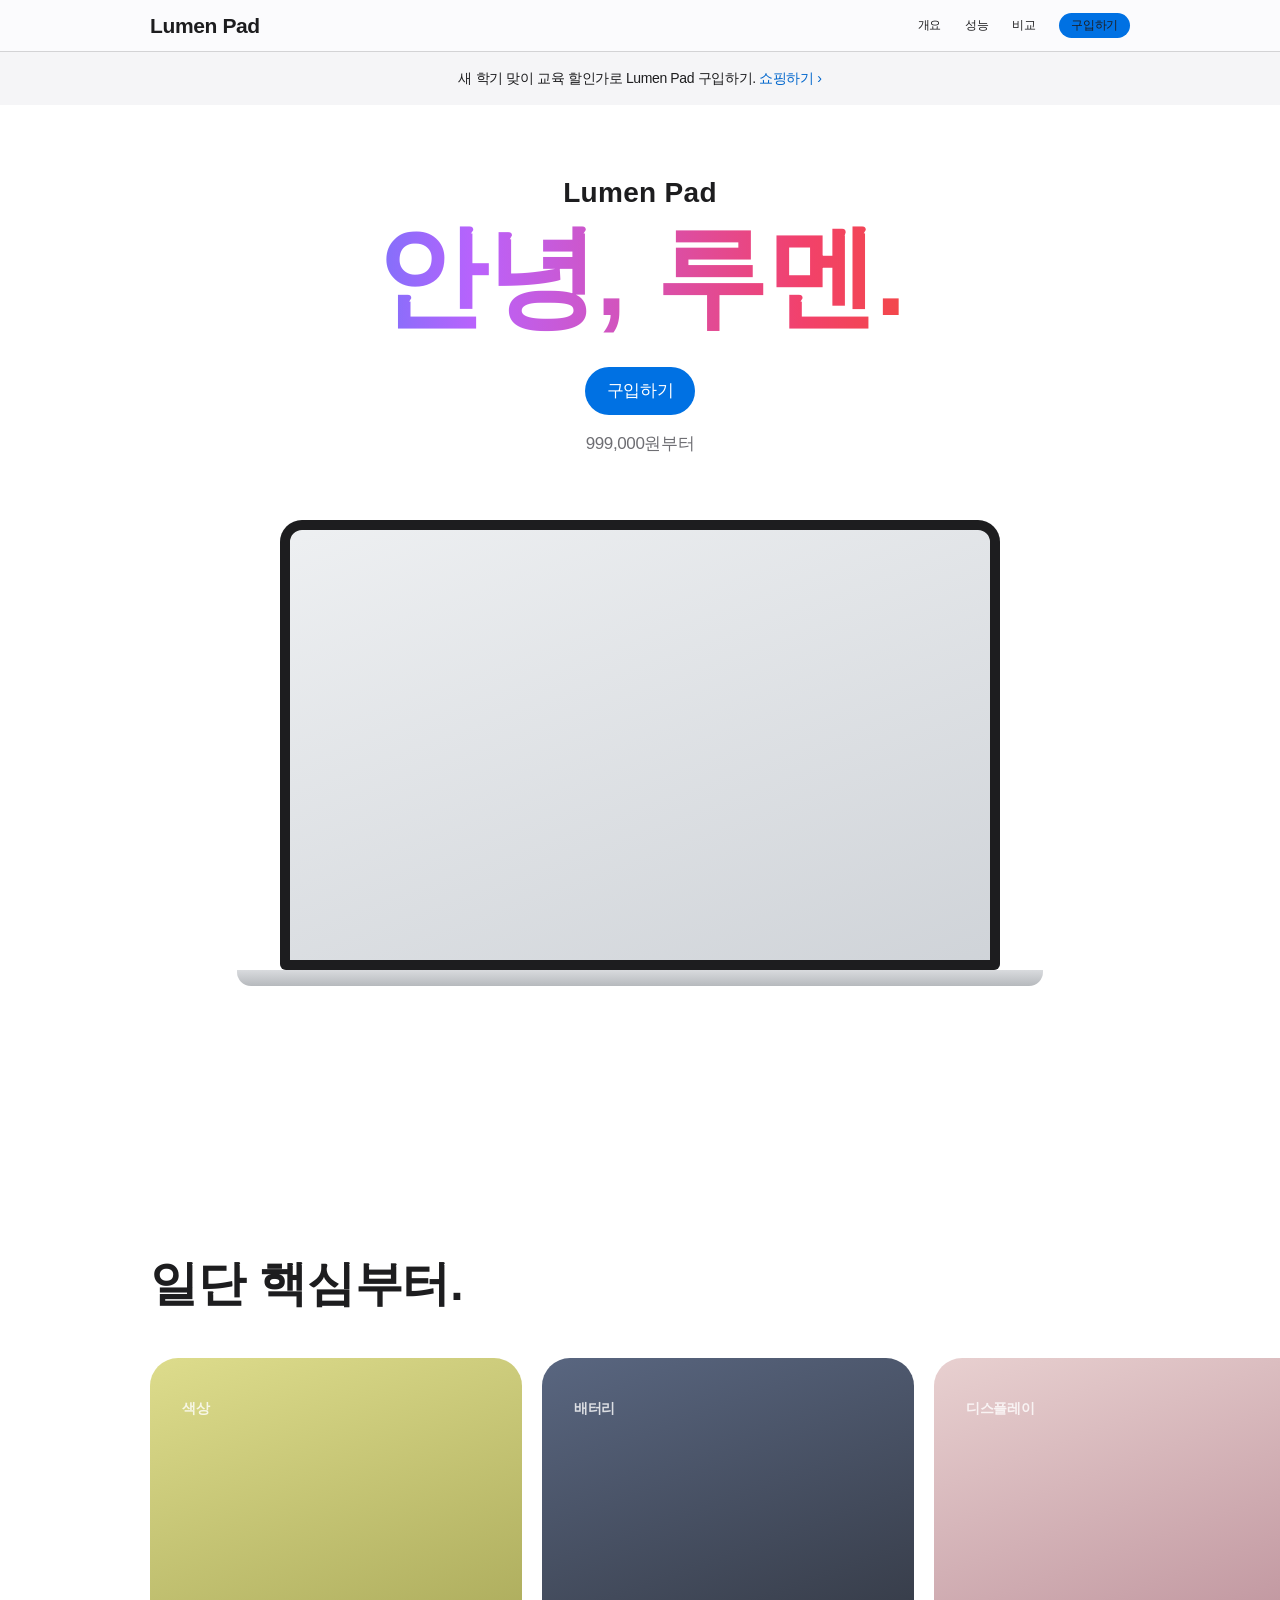
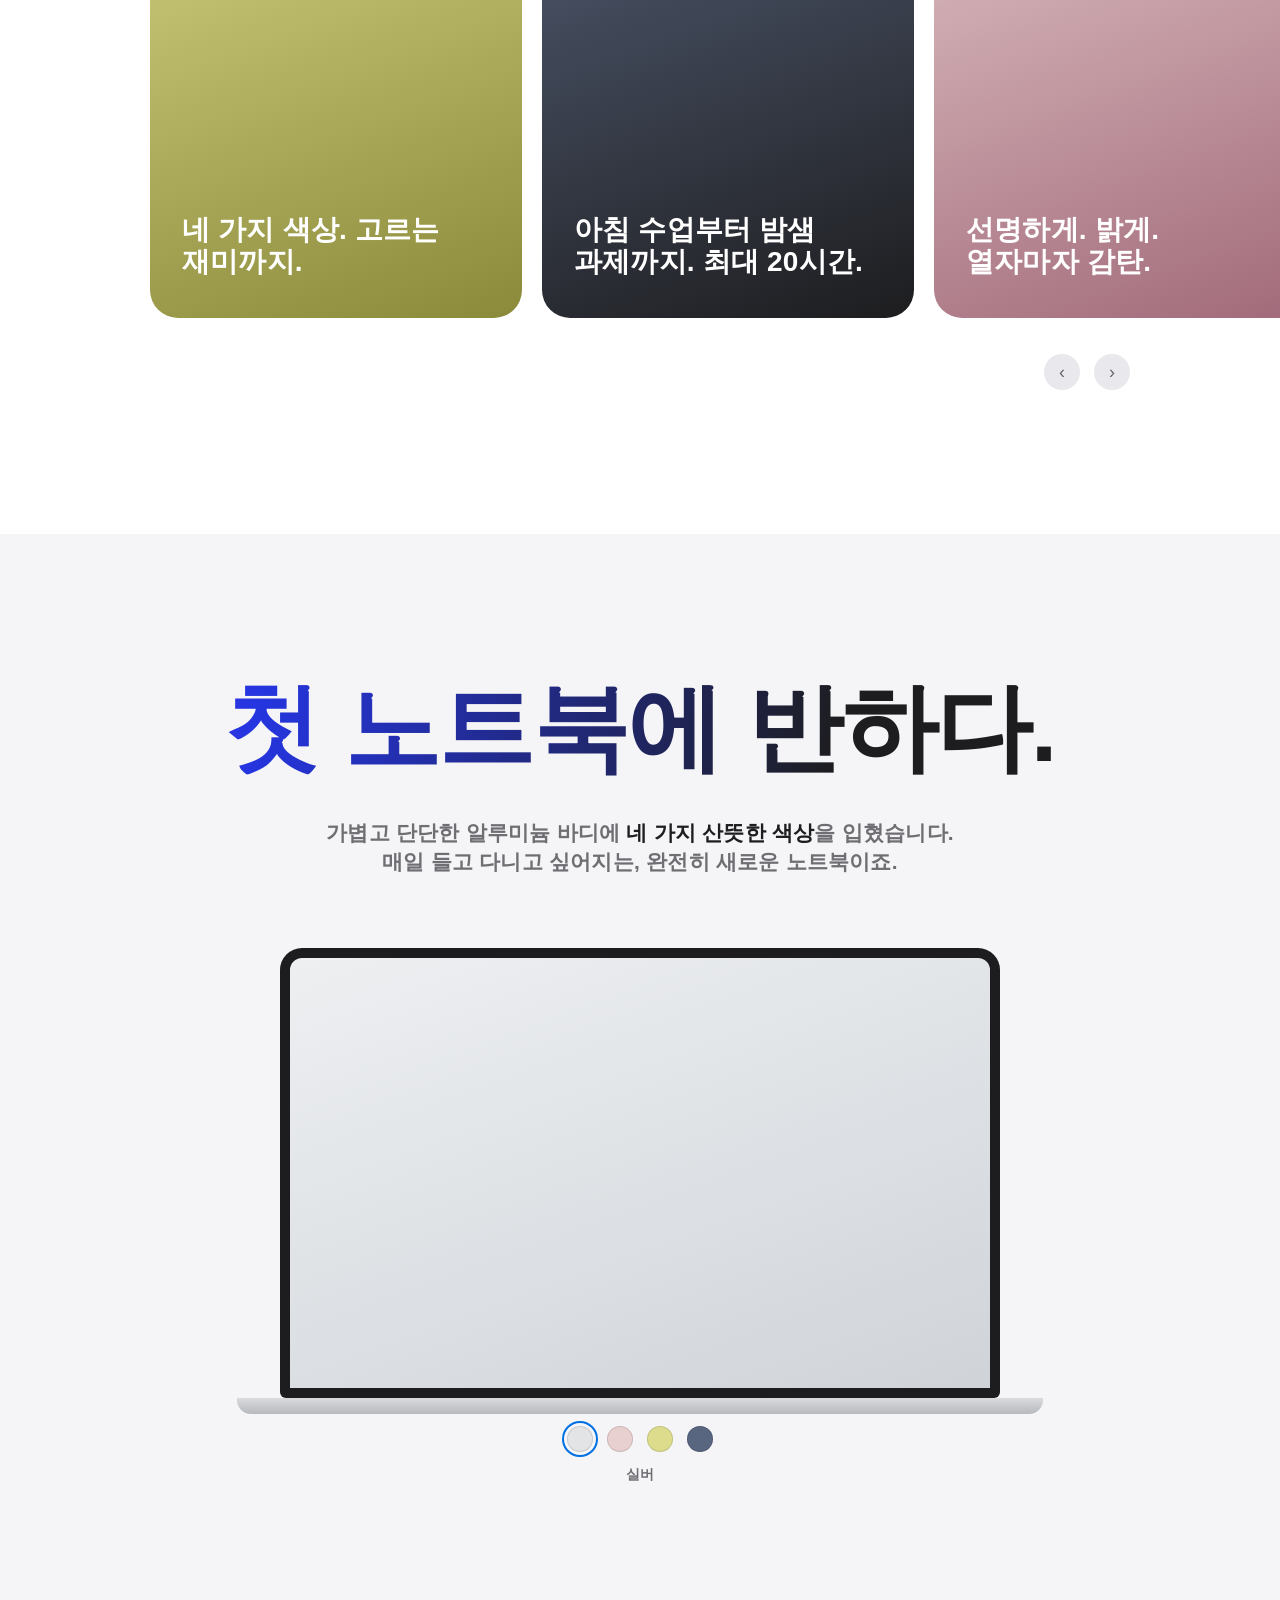
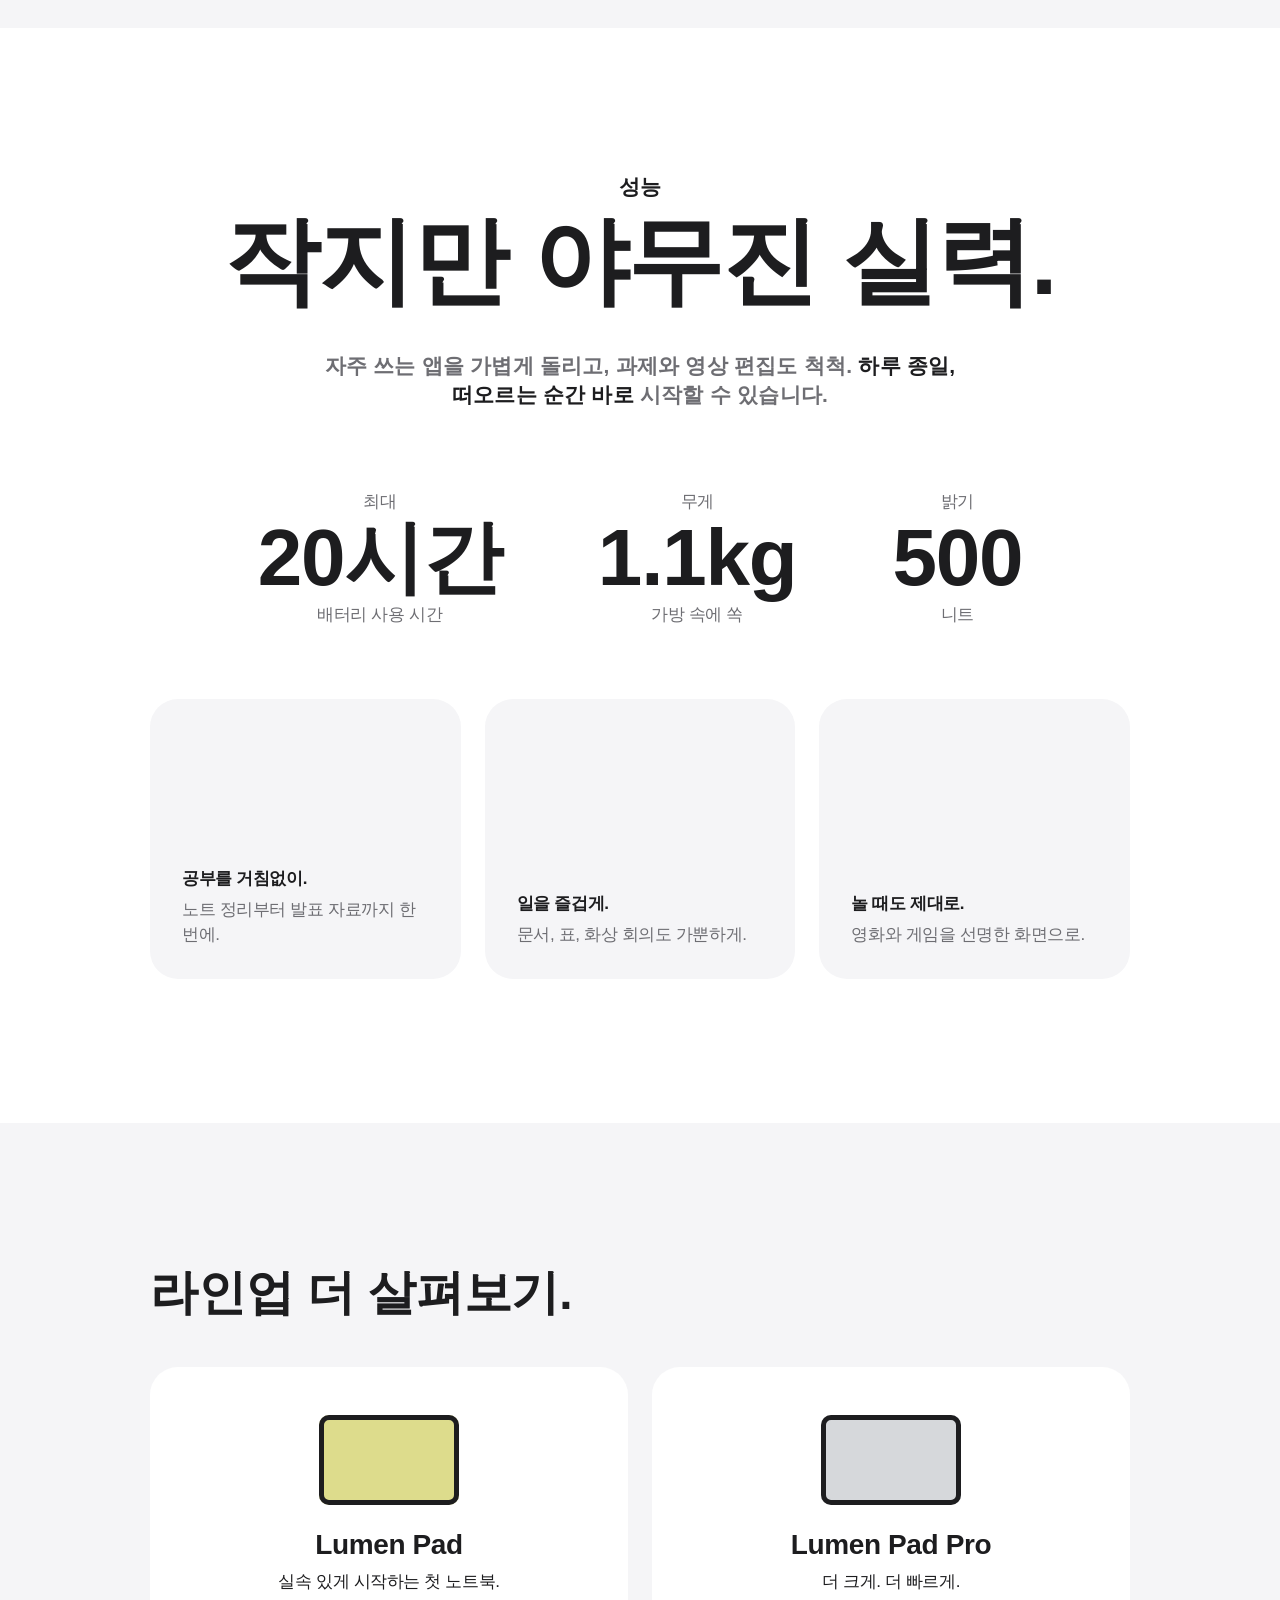
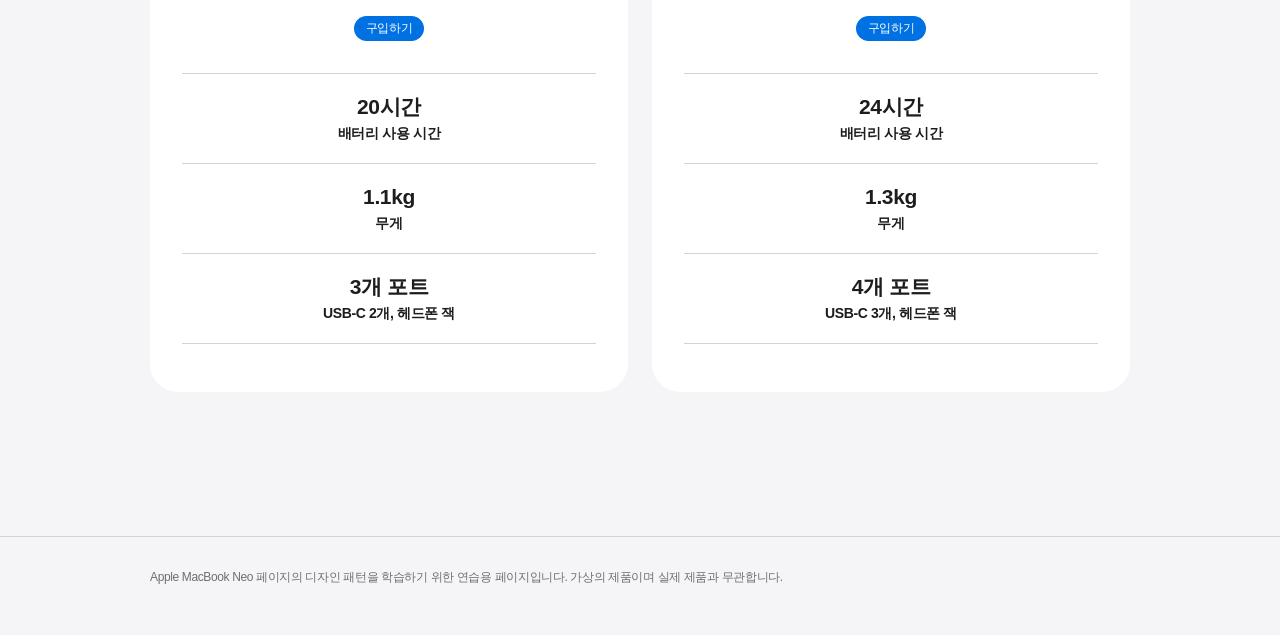
<file: macbook-neo-study/demo.html>
<!doctype html>
<html lang="ko">
<head>
<meta charset="utf-8">
<meta name="viewport" content="width=device-width, initial-scale=1">
<title>Lumen Pad — 스타일 연습</title>
<link rel="stylesheet" href="design-tokens.css">
<style>
  * { box-sizing: border-box; margin: 0; padding: 0; }
  html { overflow-x: clip; }
  body { font: var(--t-body); color: var(--c-text); background: var(--c-bg); letter-spacing: -0.022em; -webkit-font-smoothing: antialiased; word-break: keep-all; overflow-x: clip; }
  a { color: var(--c-link); text-decoration: none; }
  .wrap { width: min(var(--content-width), calc(100% - 2 * var(--gutter-small) - 24px)); margin: 0 auto; }
  .wide { width: min(var(--content-width-wide), 100%); margin: 0 auto; }
  .center { text-align: center; }

  /* 로컬 내비 */
  .localnav { position: sticky; top: 0; z-index: 10; height: 52px; background: rgba(251,251,253,.8); backdrop-filter: saturate(180%) blur(20px); border-bottom: 1px solid rgba(0,0,0,.16); }
  .localnav .wrap { display: flex; align-items: center; height: 100%; justify-content: space-between; }
  .localnav strong { font: 600 21px/1 var(--font-display); }
  .localnav nav { display: flex; gap: 24px; align-items: center; font-size: 12px; }
  .localnav nav a { color: var(--c-text); }
  .btn { display: inline-block; background: var(--c-button); color: #fff; border-radius: var(--radius-pill); padding: 4px 12px; font: 400 12px/1.4 var(--font-text); transition: background .2s; }
  .btn:hover { background: #0076df; }
  .btn-lg { padding: 12px 22px; font-size: 17px; }

  .ribbon { background: var(--c-bg-alt); text-align: center; padding: 16px; font-size: 14px; }

  /* 섹션 공통 */
  section { padding: var(--section-padding) 0; }
  .alt { background: var(--c-bg-alt); }
  .eyebrow { font: var(--t-intro); letter-spacing: .011em; margin-bottom: 10px; }
  .headline { font: var(--t-headline-xl); letter-spacing: -0.015em; margin-bottom: 40px; }
  .section-header { font: var(--t-section); letter-spacing: -0.003em; margin-bottom: 48px; }
  .intro { font: var(--t-intro); letter-spacing: .011em; color: var(--c-text-secondary); max-width: 66%; }
  .intro strong { color: var(--c-text); font-weight: 600; }
  .centered { margin-left: auto; margin-right: auto; text-align: center; }

  /* 히어로 */
  .hero { text-align: center; padding-top: 72px; }
  .hero .eyebrow { font: var(--t-card); }
  .gt { background: linear-gradient(90deg, var(--gt-ai)); -webkit-background-clip: text; background-clip: text; color: transparent; }
  .hero .headline { font-size: 112px; margin: 8px 0 32px; }
  .hero .price { color: var(--c-text-secondary); margin-top: 16px; font-size: 17px; }
  .device { margin: 64px auto 0; width: min(720px, 90%); aspect-ratio: 16/10; border-radius: 22px 22px 6px 6px; background: linear-gradient(160deg, #eef0f2, #cfd3d8); box-shadow: inset 0 0 0 10px #1d1d1f; position: relative; }
  .device::after { content: ""; position: absolute; left: -6%; right: -6%; bottom: -16px; height: 16px; background: linear-gradient(#d9dbde, #b6b9bd); border-radius: 0 0 14px 14px; }

  /* 가로 스크롤 하이라이트 카드 */
  .gallery { display: flex; gap: 20px; overflow-x: auto; scroll-snap-type: x mandatory; padding: 0 max(var(--gutter-small), calc((100% - var(--content-width)) / 2)) 24px; scrollbar-width: none; }
  .gallery::-webkit-scrollbar { display: none; }
  .media-card { flex: 0 0 min(372px, 82vw); height: 560px; border-radius: var(--radius-card); padding: 40px 32px; scroll-snap-align: center; display: flex; flex-direction: column; justify-content: space-between; color: #fff; }
  .media-card p { font: var(--t-card); letter-spacing: .007em; }
  .media-card .tag { font: var(--t-caption); opacity: .8; }
  .paddles { display: flex; justify-content: flex-end; gap: 14px; margin-top: 12px; }
  .paddles button { width: 36px; height: 36px; border-radius: 50%; border: 0; background: var(--c-fill-tertiary); color: rgba(0,0,0,.56); font-size: 18px; cursor: pointer; }

  /* 컬러 스와치 */
  .swatches { display: flex; gap: 14px; justify-content: center; margin-top: 28px; }
  .swatch { width: 26px; height: 26px; border-radius: 50%; border: 0; cursor: pointer; box-shadow: inset 0 0 0 1px rgba(0,0,0,.12); outline-offset: 3px; }
  .swatch[aria-pressed="true"] { outline: 2px solid var(--c-button); }
  .swatch-label { font: var(--t-caption); color: var(--c-text-secondary); text-align: center; margin-top: 12px; }

  /* stat */
  .stats { display: flex; justify-content: center; gap: 96px; margin-top: 80px; flex-wrap: wrap; }
  .stat { text-align: center; }
  .stat .cap { font: 400 17px/1.24 var(--font-text); color: var(--c-text-secondary); }
  .stat .val { font: var(--t-stat); letter-spacing: -0.015em; display: block; margin: 4px 0; }

  /* 캡션 타일 */
  .tiles { display: grid; grid-template-columns: repeat(3, 1fr); gap: 24px; margin-top: 72px; }
  .tile { background: var(--c-bg-alt); border-radius: var(--radius-card); padding: 32px; min-height: 280px; display: flex; flex-direction: column; justify-content: flex-end; }
  .tile h3 { font: 600 17px/1.24 var(--font-text); margin-bottom: 8px; }
  .tile p { color: var(--c-text-secondary); font-size: 17px; }
  .alt .tile { background: #fff; }

  /* 비교 카드 */
  .compare { display: grid; grid-template-columns: 1fr 1fr; gap: 24px; }
  .compare-card { background: #fff; border-radius: var(--radius-card); padding: 48px 32px; text-align: center; }
  .compare-card h3 { font: var(--t-card); margin: 24px 0 8px; }
  .compare-card ul { list-style: none; margin-top: 32px; border-top: 1px solid var(--c-divider); }
  .compare-card li { padding: 20px 0; border-bottom: 1px solid var(--c-divider); font: var(--t-caption); }
  .compare-card li b { display: block; font: 600 21px/1.2 var(--font-display); margin-bottom: 4px; }
  .mini { width: 140px; height: 90px; margin: 0 auto; border-radius: 10px; box-shadow: inset 0 0 0 5px #1d1d1f; }

  footer { background: var(--c-bg-alt); color: var(--c-text-secondary); font-size: 12px; padding: 32px 0 48px; border-top: 1px solid var(--c-divider); }

  /* 스크롤 페이드인 (StaggeredFadeIn) */
  .reveal { opacity: 0; transform: translateY(40px); transition: opacity 1s var(--ease-apple), transform 1s var(--ease-apple); }
  .reveal.in { opacity: 1; transform: none; }
  .reveal:nth-child(2) { transition-delay: .1s; } .reveal:nth-child(3) { transition-delay: .2s; }

  /* 스크롤 시 그라디언트로 물드는 헤드라인 */
  .gradient-text { background: linear-gradient(100deg, var(--c-text) 0 40%, #7a40e9 55%, #2535e0 70%, var(--c-text) 90%) 0 0 / 300% 100%; -webkit-background-clip: text; background-clip: text; color: transparent; transition: background-position 2s linear; }
  .gradient-text.in { background-position: 100% 0; }

  @media (max-width: 1068px) {
    :root { --section-padding: 120px; }
    .headline { font-size: 80px; letter-spacing: -0.015em; }
    .hero .headline { font-size: 88px; }
    .section-header { font-size: 40px; }
    .media-card p { font-size: 24px; }
    .intro { font-size: 19px; max-width: 80%; }
  }
  @media (max-width: 734px) {
    :root { --section-padding: 112px; }
    .headline, .hero .headline { font-size: 48px; letter-spacing: -0.003em; }
    .section-header { font-size: 32px; }
    .media-card { height: 480px; } .media-card p { font-size: 21px; }
    .intro { max-width: 100%; }
    .tiles, .compare { grid-template-columns: 1fr; }
    .stats { gap: 48px; }
    .stat .val { font-size: 64px; }
    .localnav nav a:not(.btn) { display: none; }
  }
  @media (prefers-reduced-motion: reduce) { .reveal, .gradient-text { transition: none; opacity: 1; transform: none; } }
</style>
</head>
<body>
  <div class="localnav"><div class="wrap">
    <strong>Lumen Pad</strong>
    <nav><a href="#overview">개요</a><a href="#perf">성능</a><a href="#compare">비교</a><a class="btn" href="#">구입하기</a></nav>
  </div></div>
  <div class="ribbon">새 학기 맞이 교육 할인가로 Lumen Pad 구입하기. <a href="#">쇼핑하기 ›</a></div>

  <!-- 1. 히어로 -->
  <section class="hero" id="overview">
    <div class="wrap">
      <h1 class="eyebrow">Lumen Pad</h1>
      <p class="headline gt">안녕, 루멘.</p>
      <a class="btn btn-lg" href="#">구입하기</a>
      <p class="price">999,000원부터</p>
    </div>
    <div class="device" aria-hidden="true"></div>
  </section>

  <!-- 2. 하이라이트 갤러리 -->
  <section>
    <div class="wrap"><h2 class="section-header">일단 핵심부터.</h2></div>
    <div class="gallery" id="gal">
      <div class="media-card" style="background:linear-gradient(160deg,#dddc8c,#8a8a3a)"><span class="tag">색상</span><p>네 가지 색상. 고르는 재미까지.</p></div>
      <div class="media-card" style="background:linear-gradient(160deg,#596680,#1d1d1f)"><span class="tag">배터리</span><p>아침 수업부터 밤샘 과제까지. 최대 20시간.</p></div>
      <div class="media-card" style="background:linear-gradient(160deg,#e8d0d0,#a26a7a)"><span class="tag">디스플레이</span><p>선명하게. 밝게. 열자마자 감탄.</p></div>
      <div class="media-card" style="background:linear-gradient(160deg,#0090f7,#ba62fc)"><span class="tag">AI</span><p>똑똑함은 기본 탑재.</p></div>
      <div class="media-card" style="background:linear-gradient(160deg,#3a3a3c,#1d1d1f)"><span class="tag">보안</span><p>걱정은 덜고. 안심은 더하고.</p></div>
    </div>
    <div class="wrap paddles"><button aria-label="이전" data-dir="-1">‹</button><button aria-label="다음" data-dir="1">›</button></div>
  </section>

  <!-- 3. 디자인 + 스와치 -->
  <section class="alt">
    <div class="wrap center">
      <h2 class="headline gradient-text reveal">첫 노트북에 반하다.</h2>
      <p class="intro centered reveal">가볍고 단단한 알루미늄 바디에 <strong>네 가지 산뜻한 색상</strong>을 입혔습니다. 매일 들고 다니고 싶어지는, 완전히 새로운 노트북이죠.</p>
      <div class="device reveal" id="dev" aria-hidden="true" style="margin-top:72px"></div>
      <div class="swatches" role="group" aria-label="색상">
        <button class="swatch" style="background:var(--swatch-silver)" data-c="#eef0f2,#cfd3d8" data-n="실버" aria-pressed="true" aria-label="실버"></button>
        <button class="swatch" style="background:var(--swatch-blush)" data-c="#f5e3e3,#d9b5b5" data-n="블러시" aria-pressed="false" aria-label="블러시"></button>
        <button class="swatch" style="background:var(--swatch-citrus)" data-c="#efeebc,#c9c76a" data-n="시트러스" aria-pressed="false" aria-label="시트러스"></button>
        <button class="swatch" style="background:var(--swatch-indigo)" data-c="#7d89a3,#3f4a61" data-n="인디고" aria-pressed="false" aria-label="인디고"></button>
      </div>
      <p class="swatch-label" id="swn">실버</p>
    </div>
  </section>

  <!-- 4. 성능 (아이브로 + 대형 헤드라인 + stat) -->
  <section id="perf">
    <div class="wrap center">
      <h2 class="eyebrow reveal">성능</h2>
      <p class="headline reveal">작지만 야무진 실력.</p>
      <p class="intro centered reveal">자주 쓰는 앱을 가볍게 돌리고, 과제와 영상 편집도 척척. <strong>하루 종일, 떠오르는 순간 바로</strong> 시작할 수 있습니다.</p>
      <div class="stats">
        <div class="stat reveal"><span class="cap">최대</span><span class="val">20시간</span><span class="cap">배터리 사용 시간</span></div>
        <div class="stat reveal"><span class="cap">무게</span><span class="val">1.1kg</span><span class="cap">가방 속에 쏙</span></div>
        <div class="stat reveal"><span class="cap">밝기</span><span class="val">500</span><span class="cap">니트</span></div>
      </div>
      <div class="tiles" style="text-align:left">
        <div class="tile reveal"><h3>공부를 거침없이.</h3><p>노트 정리부터 발표 자료까지 한 번에.</p></div>
        <div class="tile reveal"><h3>일을 즐겁게.</h3><p>문서, 표, 화상 회의도 가뿐하게.</p></div>
        <div class="tile reveal"><h3>놀 때도 제대로.</h3><p>영화와 게임을 선명한 화면으로.</p></div>
      </div>
    </div>
  </section>

  <!-- 5. 비교 -->
  <section class="alt" id="compare">
    <div class="wrap">
      <h2 class="section-header">라인업 더 살펴보기.</h2>
      <div class="compare">
        <div class="compare-card reveal"><div class="mini" style="background:var(--swatch-citrus)"></div><h3>Lumen Pad</h3><p>실속 있게 시작하는 첫 노트북.</p><p style="margin-top:20px"><a class="btn" href="#">구입하기</a></p>
          <ul><li><b>20시간</b>배터리 사용 시간</li><li><b>1.1kg</b>무게</li><li><b>3개 포트</b>USB‑C 2개, 헤드폰 잭</li></ul></div>
        <div class="compare-card reveal"><div class="mini" style="background:#d6d8db"></div><h3>Lumen Pad Pro</h3><p>더 크게. 더 빠르게.</p><p style="margin-top:20px"><a class="btn" href="#">구입하기</a></p>
          <ul><li><b>24시간</b>배터리 사용 시간</li><li><b>1.3kg</b>무게</li><li><b>4개 포트</b>USB‑C 3개, 헤드폰 잭</li></ul></div>
      </div>
    </div>
  </section>

  <footer><div class="wrap">Apple MacBook Neo 페이지의 디자인 패턴을 학습하기 위한 연습용 페이지입니다. 가상의 제품이며 실제 제품과 무관합니다.</div></footer>

<script>
  // StaggeredFadeIn + gradient-text 활성화
  const io = new IntersectionObserver(es => es.forEach(e => { if (e.isIntersecting) { e.target.classList.add('in'); io.unobserve(e.target); } }), { threshold: .2 });
  document.querySelectorAll('.reveal, .gradient-text').forEach(el => io.observe(el));
  // 갤러리 패들
  const gal = document.getElementById('gal');
  document.querySelectorAll('.paddles button').forEach(b => b.onclick = () => gal.scrollBy({ left: b.dataset.dir * 392, behavior: 'smooth' }));
  // 컬러 스와치
  const dev = document.getElementById('dev'), swn = document.getElementById('swn');
  document.querySelectorAll('.swatch').forEach(s => s.onclick = () => {
    document.querySelectorAll('.swatch').forEach(x => x.setAttribute('aria-pressed', x === s));
    const [a, b] = s.dataset.c.split(','); dev.style.background = `linear-gradient(160deg, ${a}, ${b})`; swn.textContent = s.dataset.n;
  });
</script>
</body>
</html>
</file>
<file: h6studio-page/design-tokens.css>
/*
 * MacBook Neo (apple.com/kr/macbook-neo) 페이지 CSS에서 추출한 디자인 토큰
 * 출처: /v/macbook-neo/c/built/styles/overview.built.css (2026-11-25 수집)
 * 브레이크포인트: large ≥1069px / medium 735–1068px / small ≤734px (+ xlarge ≥1441px, xsmall ≤480px)
 */
:root {
  /* ── 폰트 ─────────────────────────────── */
  --font-display: "SF Pro Display", "SF Pro KR", "Apple SD Gothic Neo", "Pretendard", "Helvetica Neue", Arial, sans-serif; /* 20px 이상 */
  --font-text:    "SF Pro Text", "SF Pro KR", "Apple SD Gothic Neo", "Pretendard", "Helvetica Neue", Arial, sans-serif;    /* 19px 이하 */
  /* 한국어 원본 스택: SF Pro KR, SF Pro Text, SF Pro Icons, Apple Gothic, HY Gulim, MalgunGothic, ... */

  /* ── 컬러 ─────────────────────────────── */
  --c-text:            #1d1d1f;  /* 본문/헤드라인 (순수 검정 X) */
  --c-text-secondary:  #6e6e73;
  --c-text-tertiary:   #86868b;
  --c-bg:              #ffffff;
  --c-bg-alt:          #f5f5f7;  /* .background-alt 섹션 */
  --c-bg-alt-dark:     #1d1d1f;  /* 다크 섹션 */
  --c-divider:         #d2d2d7;
  --c-fill-tertiary:   #e8e8ed;
  --c-link:            #0066cc;
  --c-link-on-dark:    #2997ff;
  --c-button:          #0071e3;  /* hover #0076df, active #006edb */
  --c-badge-new:       #b64400;  /* "New" 오렌지 (다크 배경에선 #ff791b) */

  /* 제품 색상 스와치 */
  --swatch-silver: #e3e4e5;
  --swatch-blush:  #e8d0d0;
  --swatch-citrus: #dddc8c;
  --swatch-indigo: #596680;

  /* 그라디언트 텍스트 (헤드라인 강조용, Apple Intelligence 계열) */
  --gt-ai: #0090f7, #ba62fc, #f2416b, #f55600;

  /* ── 타이포 스케일 (large / medium / small) ── */
  /* hero 대형 헤드라인 typography-ps-headline-standalone */
  --t-headline-xl: 600 96px/1.0417 var(--font-display);   /* 80px / 48px, letter-spacing -0.015em */
  /* 섹션 헤더 typography-section-header-headline ("일단 핵심부터.") */
  --t-section:     600 48px/1.0835 var(--font-display);   /* 40px / 32px */
  /* 카드 헤드라인 typography-media-card-gallery-headline / feature-card-headline */
  --t-card:        600 28px/1.1429 var(--font-display);   /* 24px / 21px(17px) */
  /* 콜아웃 typography-ps-callout */
  --t-callout:     600 24px/1.1667 var(--font-display);   /* 21px */
  /* 섹션 설명 typography-ps-body — 볼드 본문이 특징 */
  --t-intro:       600 21px/1.381 var(--font-display);    /* 19px */
  /* 캡션 타일 / 본문 */
  --t-body:        400 17px/1.4706 var(--font-text);      /* letter-spacing -0.022em */
  --t-caption:     600 14px/1.4286 var(--font-text);      /* letter-spacing -0.016em */
  /* 큰 숫자 stat-super .stat-value */
  --t-stat:        600 80px/1 var(--font-display);

  /* ── 레이아웃 ─────────────────────────── */
  --content-width: 980px;            /* 기본 콘텐츠 폭 (large) */
  --content-width-wide: 1260px;      /* 와이드 갤러리/뷰어 */
  --section-padding: 144px;          /* 120px / 112px → 화면 줄수록 감소 */
  --section-padding-reduced: 80px;
  --radius-card: 28px;               /* 미디어 카드, 비교 카드 */
  --radius-tile: 18px;
  --radius-pill: 999px;              /* 버튼 */
  --gutter-small: 20px;

  /* ── 모션 ─────────────────────────────── */
  --ease-apple: cubic-bezier(0.66, 0, 0.1, 1);   /* 가장 많이 사용 */
  --ease-out:   cubic-bezier(0, 0, 0.5, 1);
  --ease-spring: cubic-bezier(0.34, 2.16, 0.64, 1);
}
</file>
<file: macbook-neo-study/design-tokens.css>
/*
 * MacBook Neo (apple.com/kr/macbook-neo) 페이지 CSS에서 추출한 디자인 토큰
 * 출처: /v/macbook-neo/c/built/styles/overview.built.css (2026-11-25 수집)
 * 브레이크포인트: large ≥1069px / medium 735–1068px / small ≤734px (+ xlarge ≥1441px, xsmall ≤480px)
 */
:root {
  /* ── 폰트 ─────────────────────────────── */
  --font-display: "SF Pro Display", "SF Pro KR", "Apple SD Gothic Neo", "Pretendard", "Helvetica Neue", Arial, sans-serif; /* 20px 이상 */
  --font-text:    "SF Pro Text", "SF Pro KR", "Apple SD Gothic Neo", "Pretendard", "Helvetica Neue", Arial, sans-serif;    /* 19px 이하 */
  /* 한국어 원본 스택: SF Pro KR, SF Pro Text, SF Pro Icons, Apple Gothic, HY Gulim, MalgunGothic, ... */

  /* ── 컬러 ─────────────────────────────── */
  --c-text:            #1d1d1f;  /* 본문/헤드라인 (순수 검정 X) */
  --c-text-secondary:  #6e6e73;
  --c-text-tertiary:   #86868b;
  --c-bg:              #ffffff;
  --c-bg-alt:          #f5f5f7;  /* .background-alt 섹션 */
  --c-bg-alt-dark:     #1d1d1f;  /* 다크 섹션 */
  --c-divider:         #d2d2d7;
  --c-fill-tertiary:   #e8e8ed;
  --c-link:            #0066cc;
  --c-link-on-dark:    #2997ff;
  --c-button:          #0071e3;  /* hover #0076df, active #006edb */
  --c-badge-new:       #b64400;  /* "New" 오렌지 (다크 배경에선 #ff791b) */

  /* 제품 색상 스와치 */
  --swatch-silver: #e3e4e5;
  --swatch-blush:  #e8d0d0;
  --swatch-citrus: #dddc8c;
  --swatch-indigo: #596680;

  /* 그라디언트 텍스트 (헤드라인 강조용, Apple Intelligence 계열) */
  --gt-ai: #0090f7, #ba62fc, #f2416b, #f55600;

  /* ── 타이포 스케일 (large / medium / small) ── */
  /* hero 대형 헤드라인 typography-ps-headline-standalone */
  --t-headline-xl: 600 96px/1.0417 var(--font-display);   /* 80px / 48px, letter-spacing -0.015em */
  /* 섹션 헤더 typography-section-header-headline ("일단 핵심부터.") */
  --t-section:     600 48px/1.0835 var(--font-display);   /* 40px / 32px */
  /* 카드 헤드라인 typography-media-card-gallery-headline / feature-card-headline */
  --t-card:        600 28px/1.1429 var(--font-display);   /* 24px / 21px(17px) */
  /* 콜아웃 typography-ps-callout */
  --t-callout:     600 24px/1.1667 var(--font-display);   /* 21px */
  /* 섹션 설명 typography-ps-body — 볼드 본문이 특징 */
  --t-intro:       600 21px/1.381 var(--font-display);    /* 19px */
  /* 캡션 타일 / 본문 */
  --t-body:        400 17px/1.4706 var(--font-text);      /* letter-spacing -0.022em */
  --t-caption:     600 14px/1.4286 var(--font-text);      /* letter-spacing -0.016em */
  /* 큰 숫자 stat-super .stat-value */
  --t-stat:        600 80px/1 var(--font-display);

  /* ── 레이아웃 ─────────────────────────── */
  --content-width: 980px;            /* 기본 콘텐츠 폭 (large) */
  --content-width-wide: 1260px;      /* 와이드 갤러리/뷰어 */
  --section-padding: 144px;          /* 120px / 112px → 화면 줄수록 감소 */
  --section-padding-reduced: 80px;
  --radius-card: 28px;               /* 미디어 카드, 비교 카드 */
  --radius-tile: 18px;
  --radius-pill: 999px;              /* 버튼 */
  --gutter-small: 20px;

  /* ── 모션 ─────────────────────────────── */
  --ease-apple: cubic-bezier(0.66, 0, 0.1, 1);   /* 가장 많이 사용 */
  --ease-out:   cubic-bezier(0, 0, 0.5, 1);
  --ease-spring: cubic-bezier(0.34, 2.16, 0.64, 1);
}
</file>
